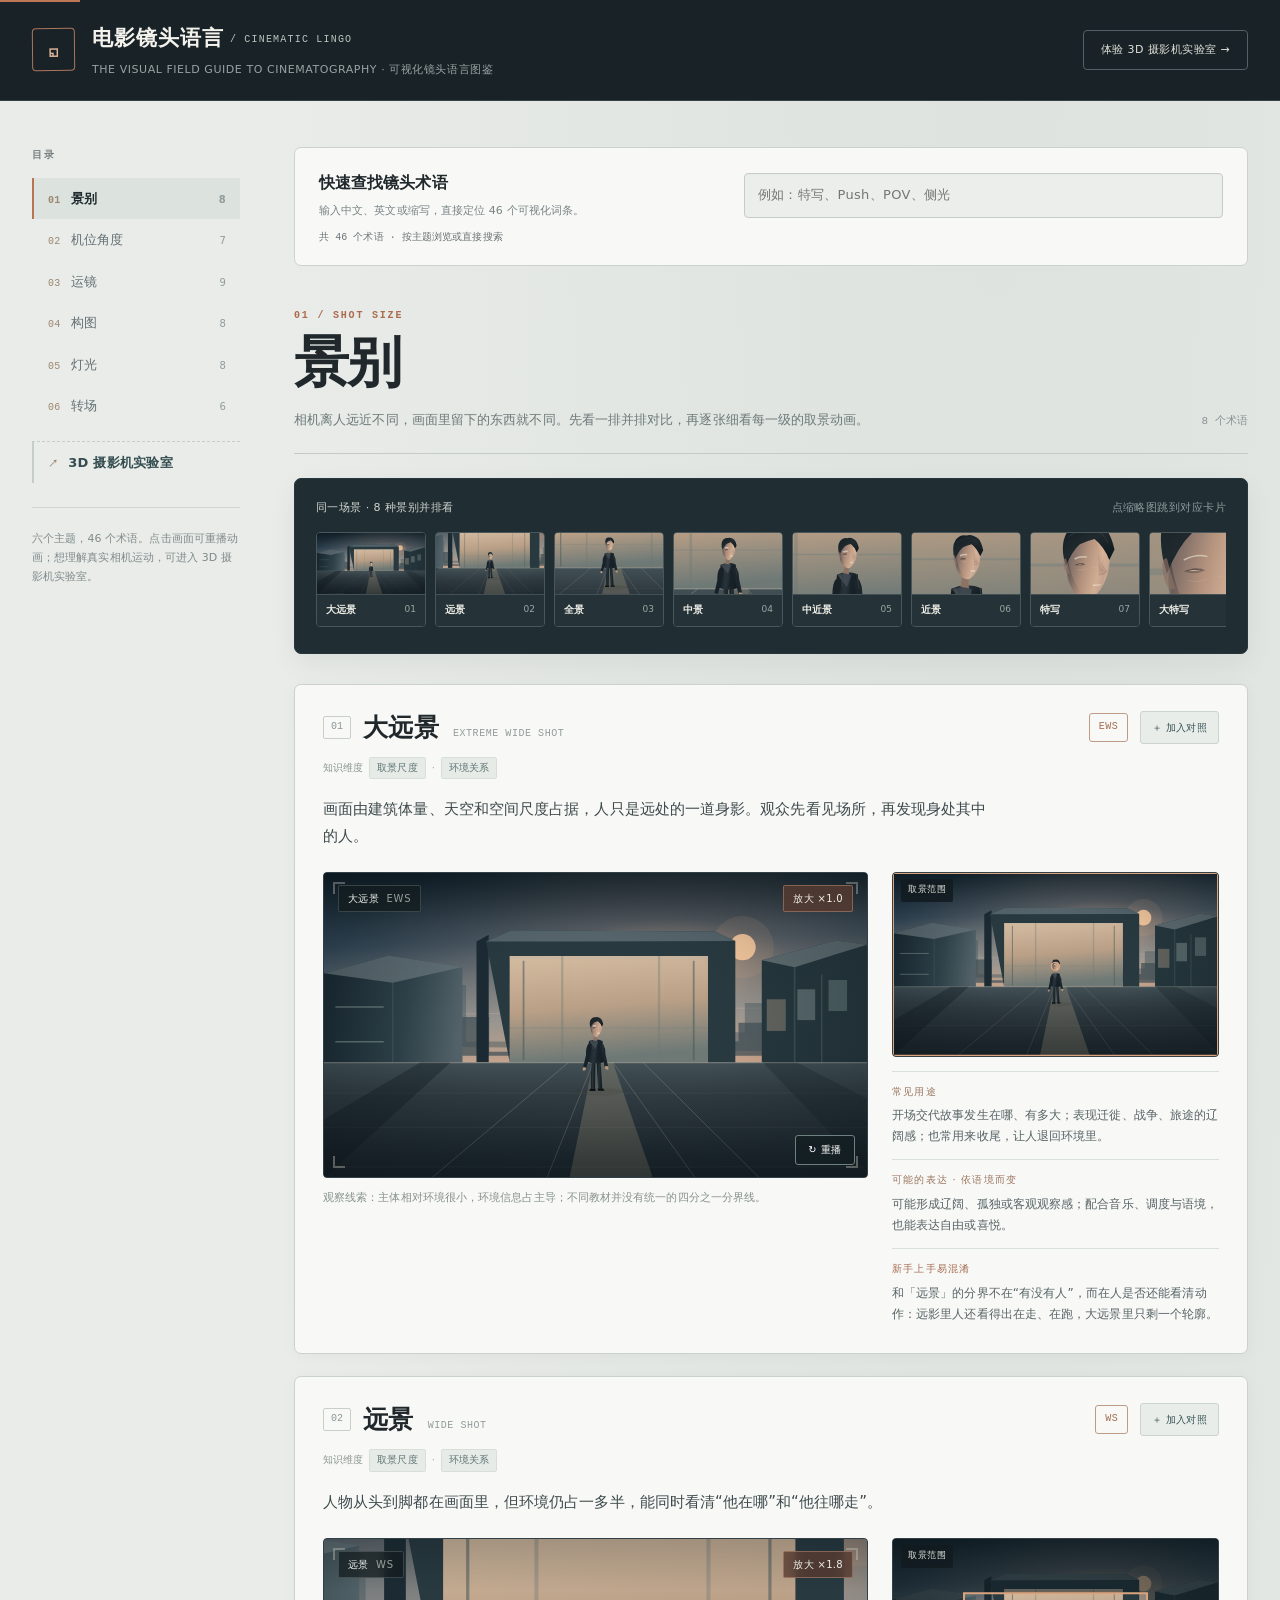
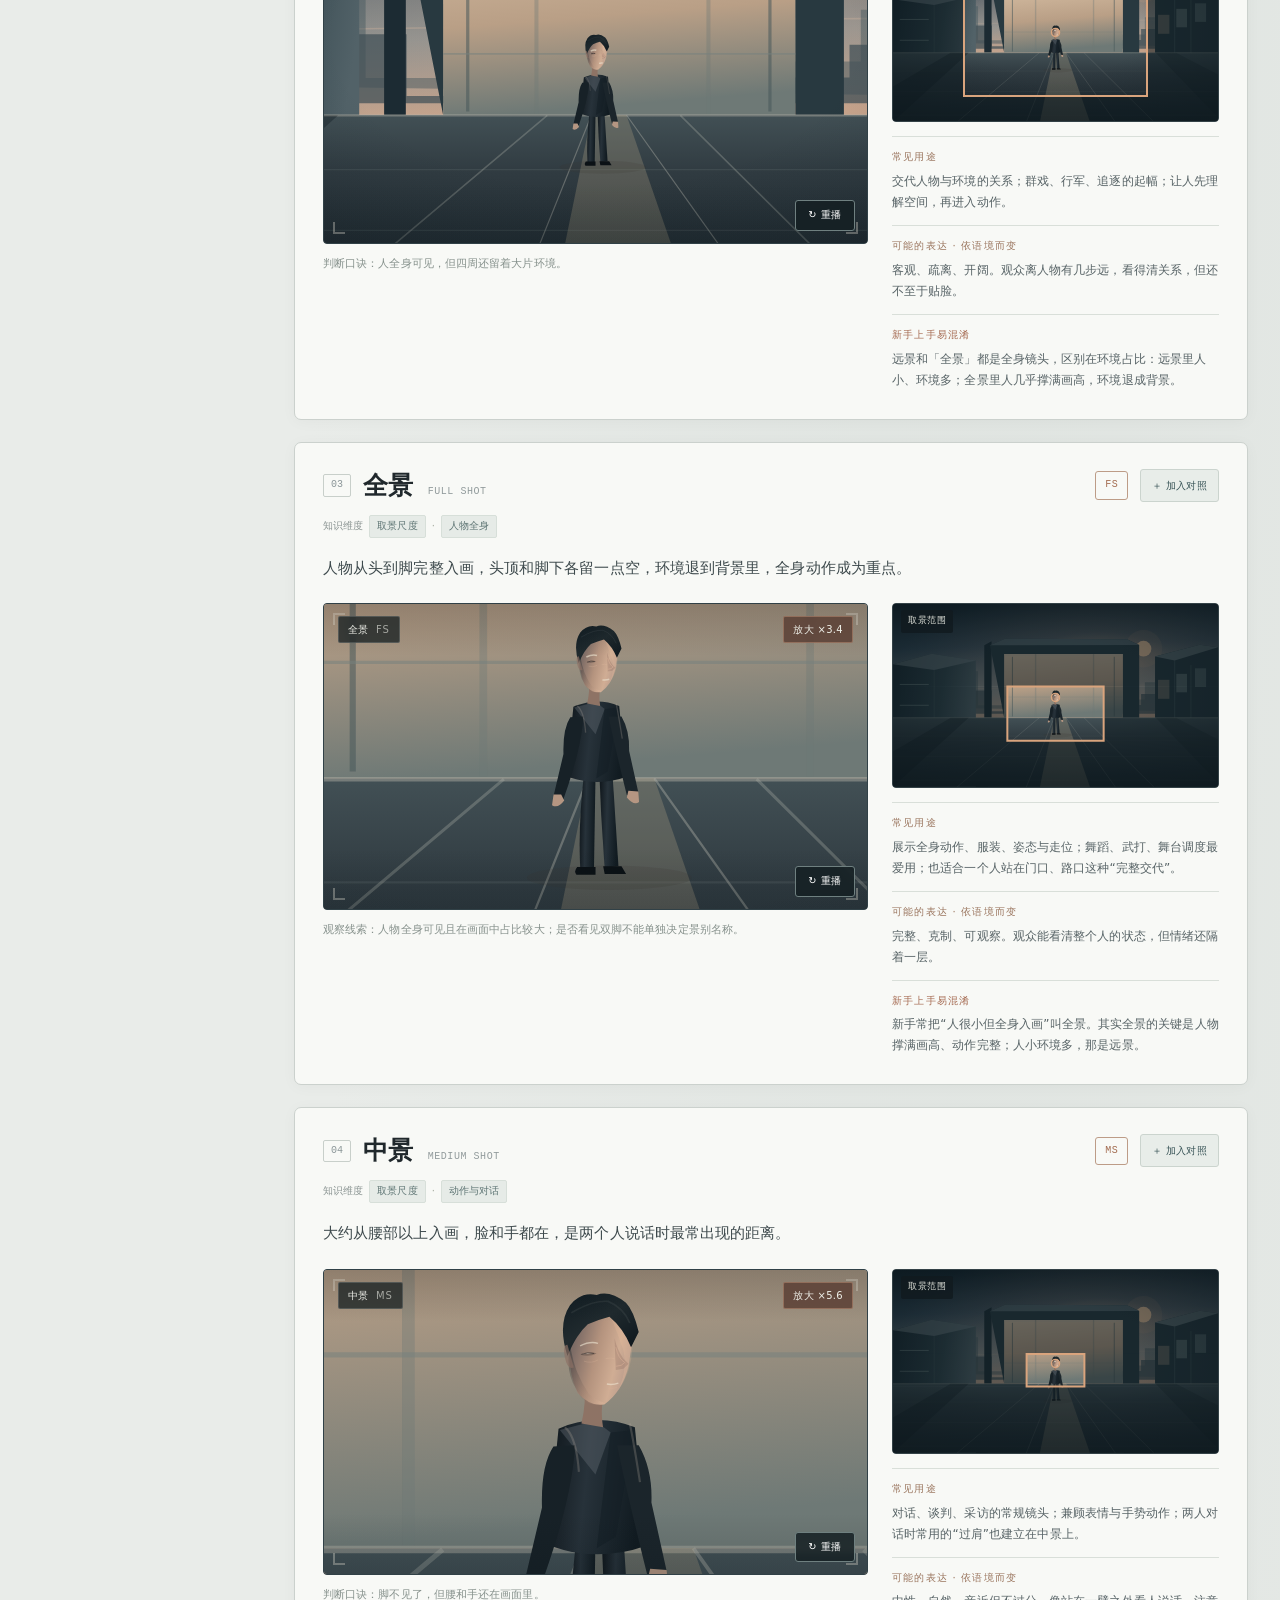
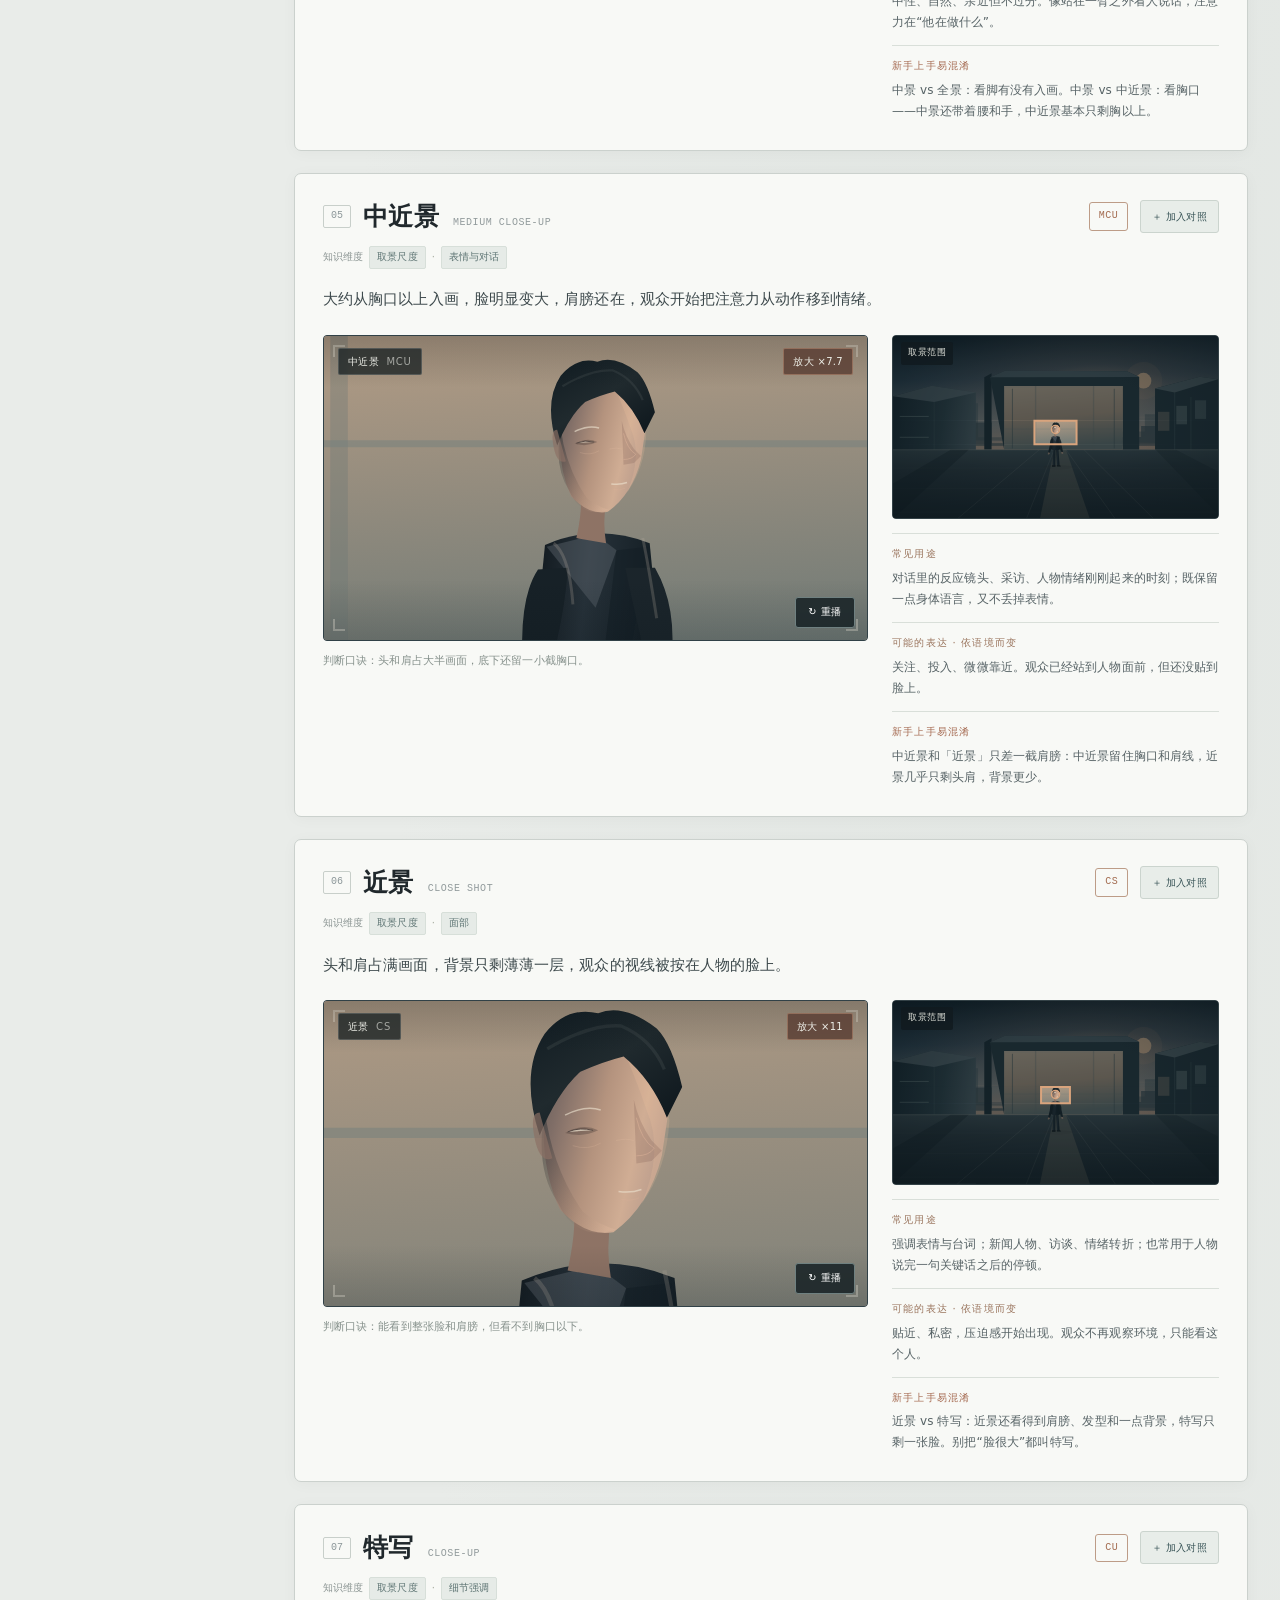
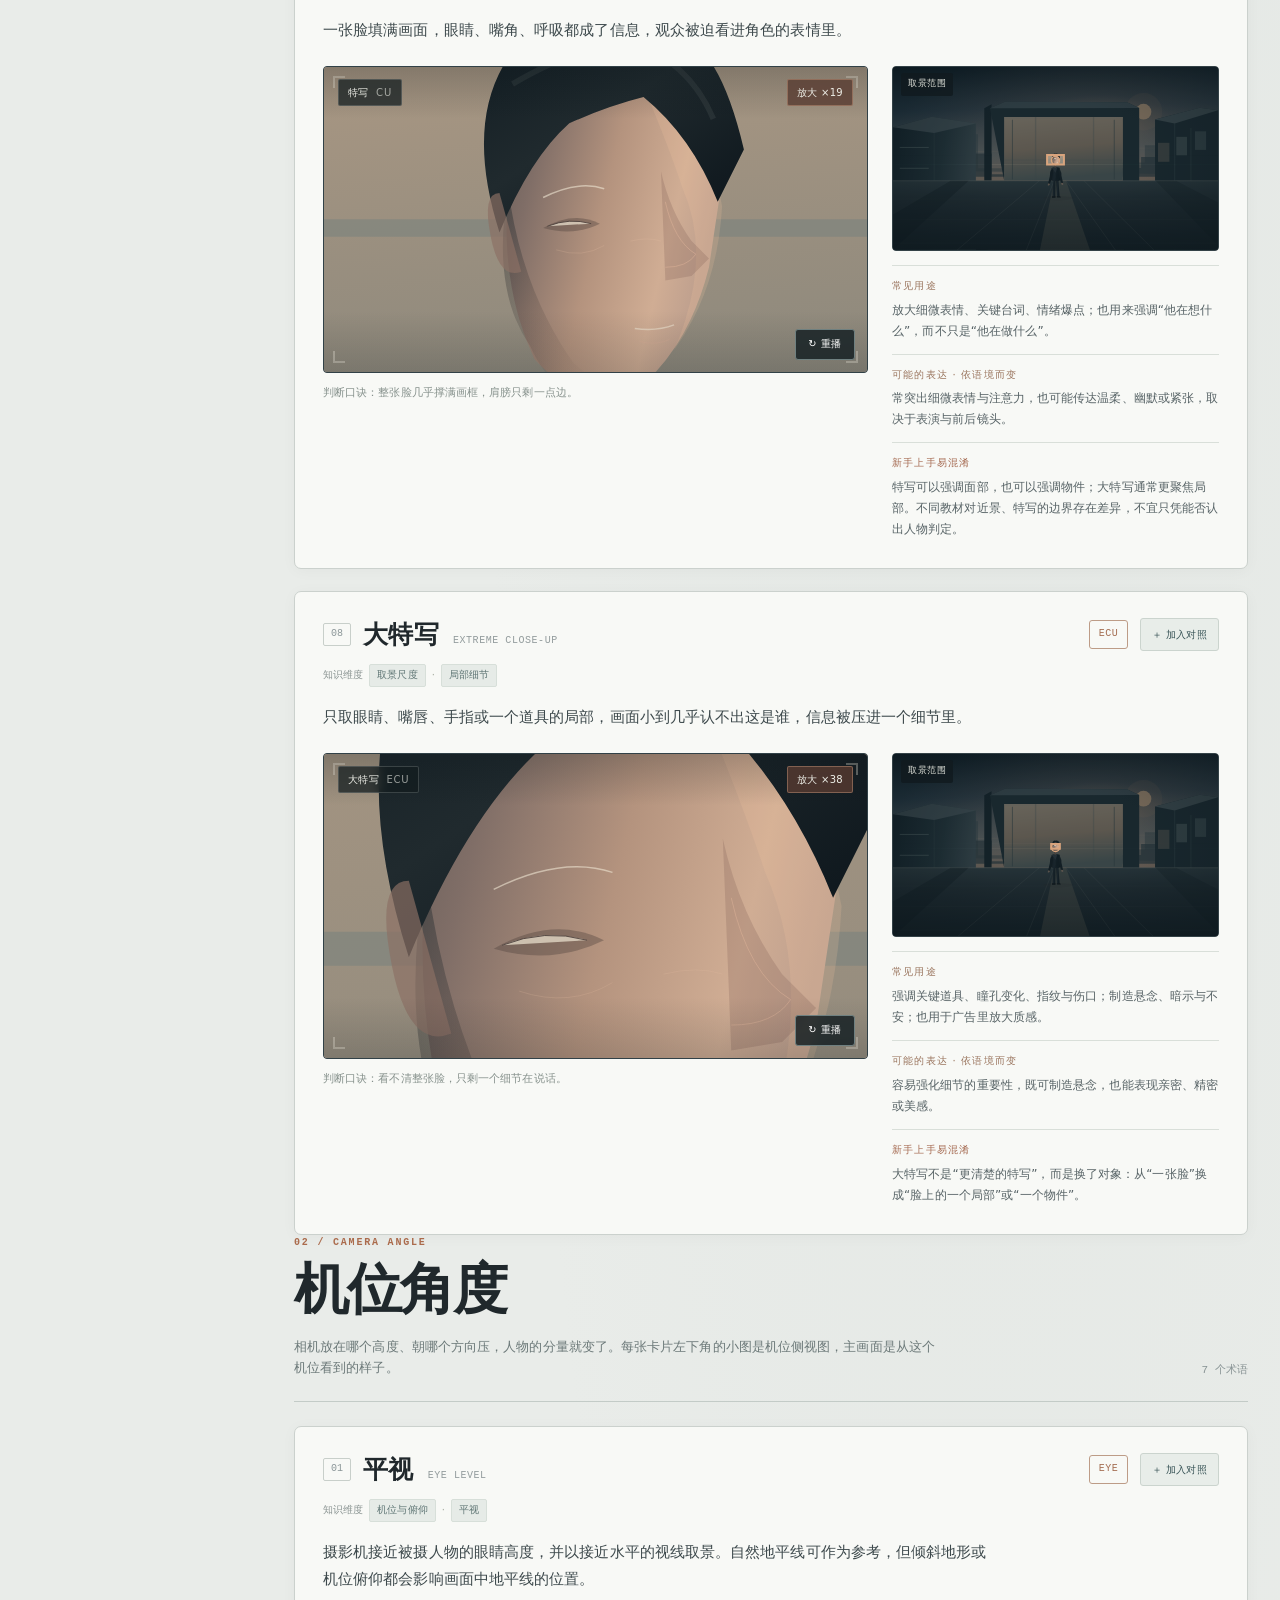
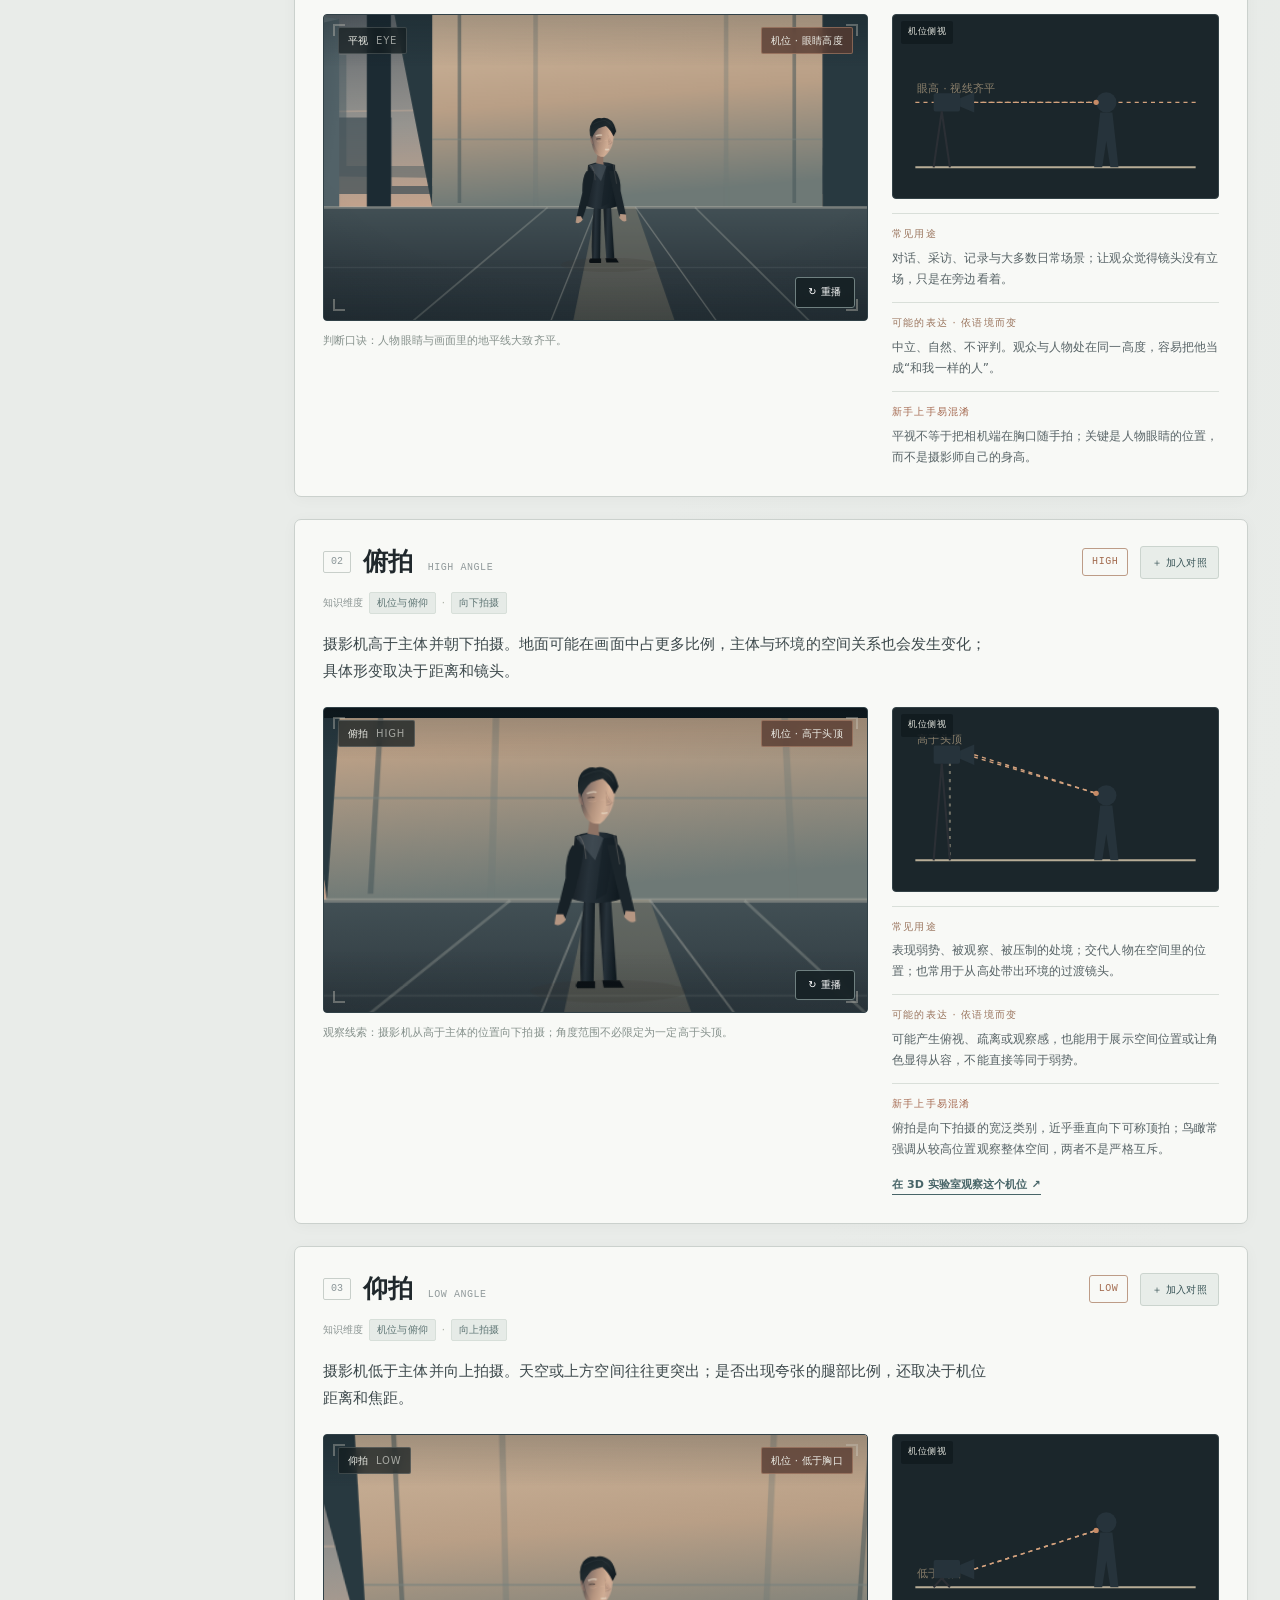
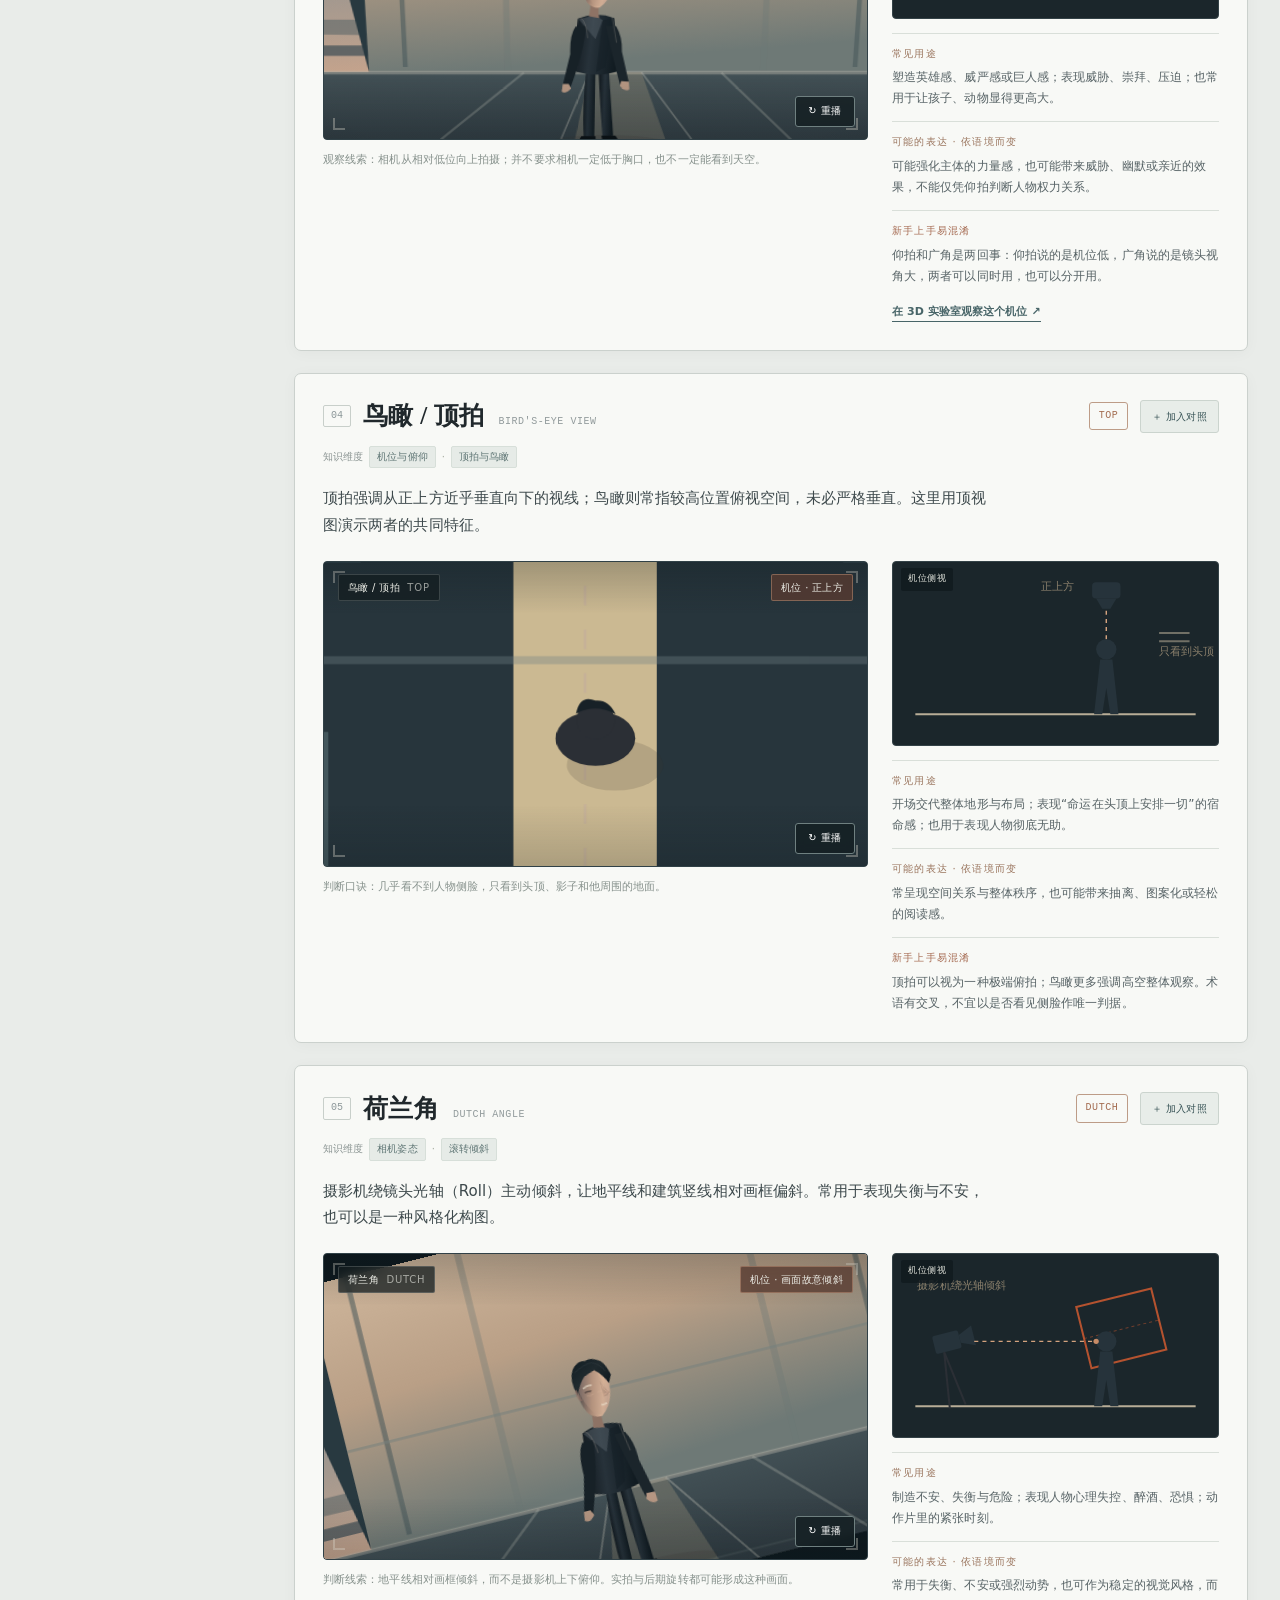
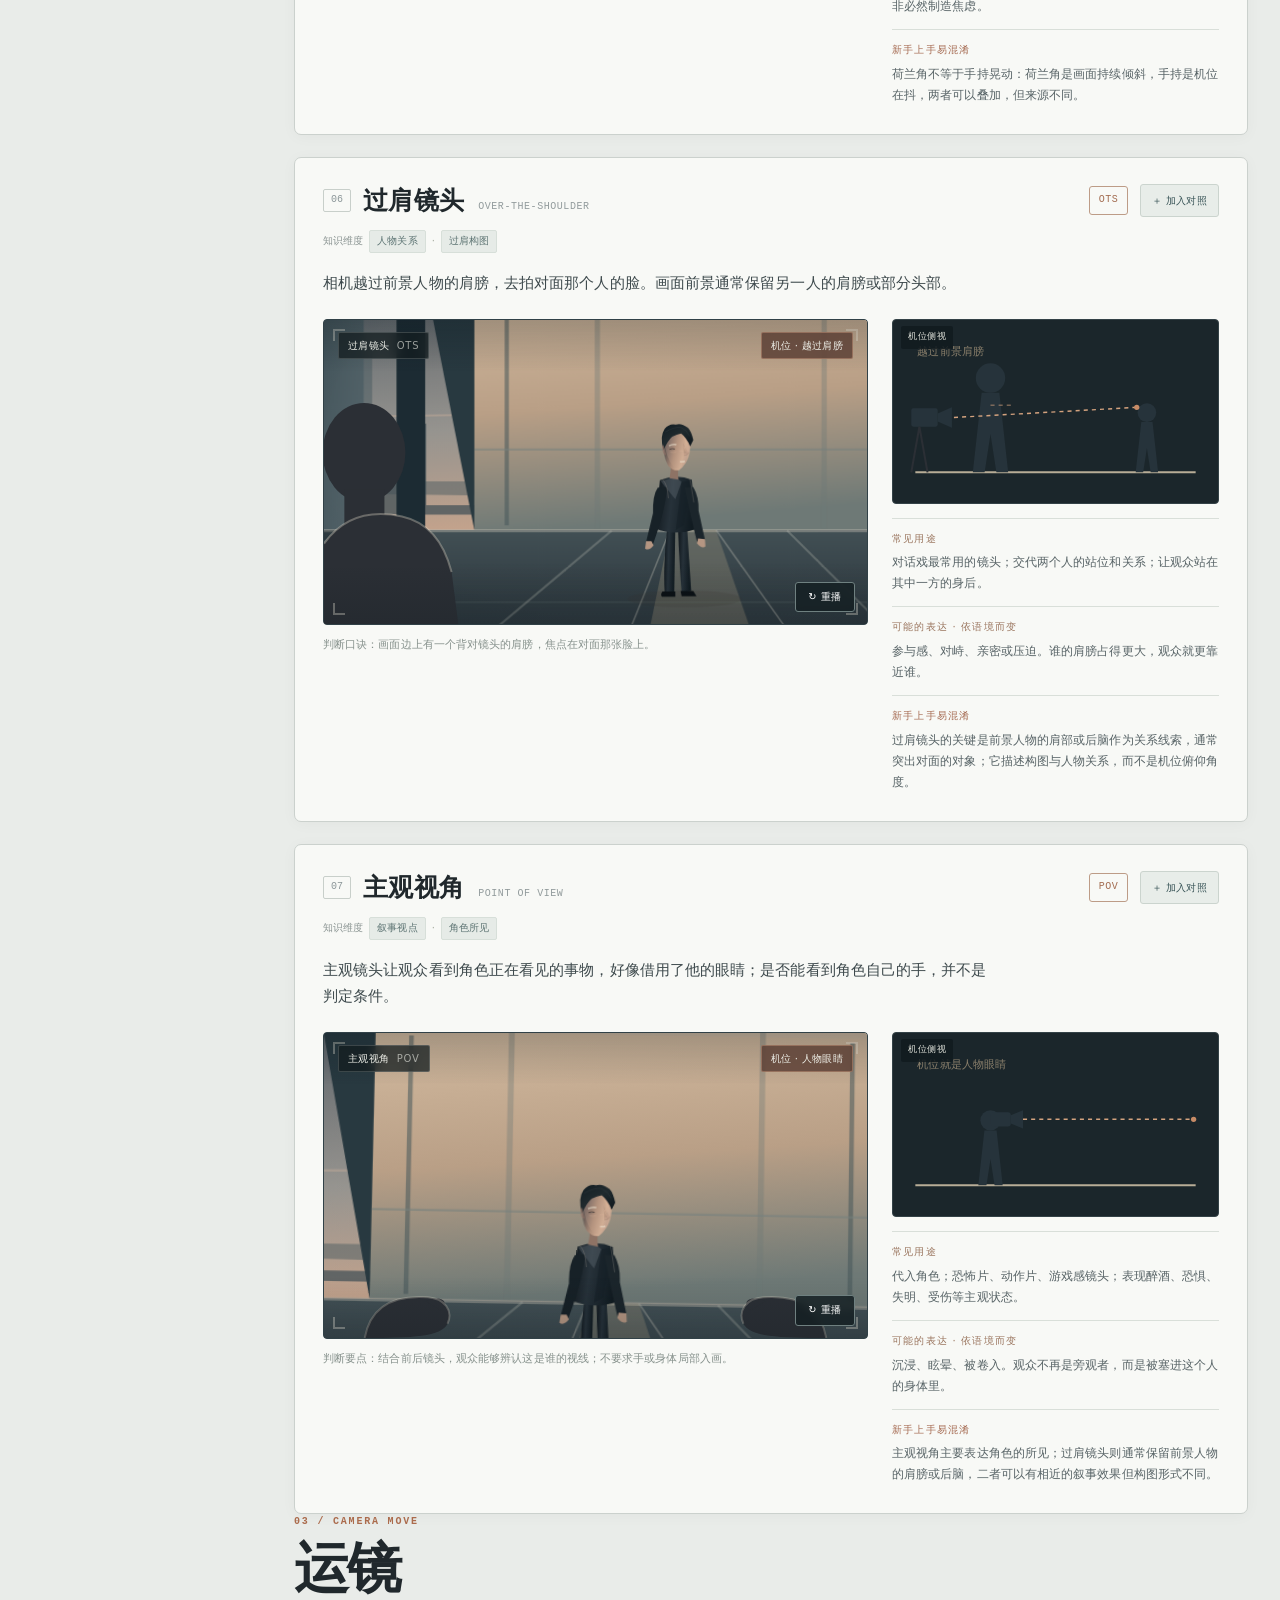
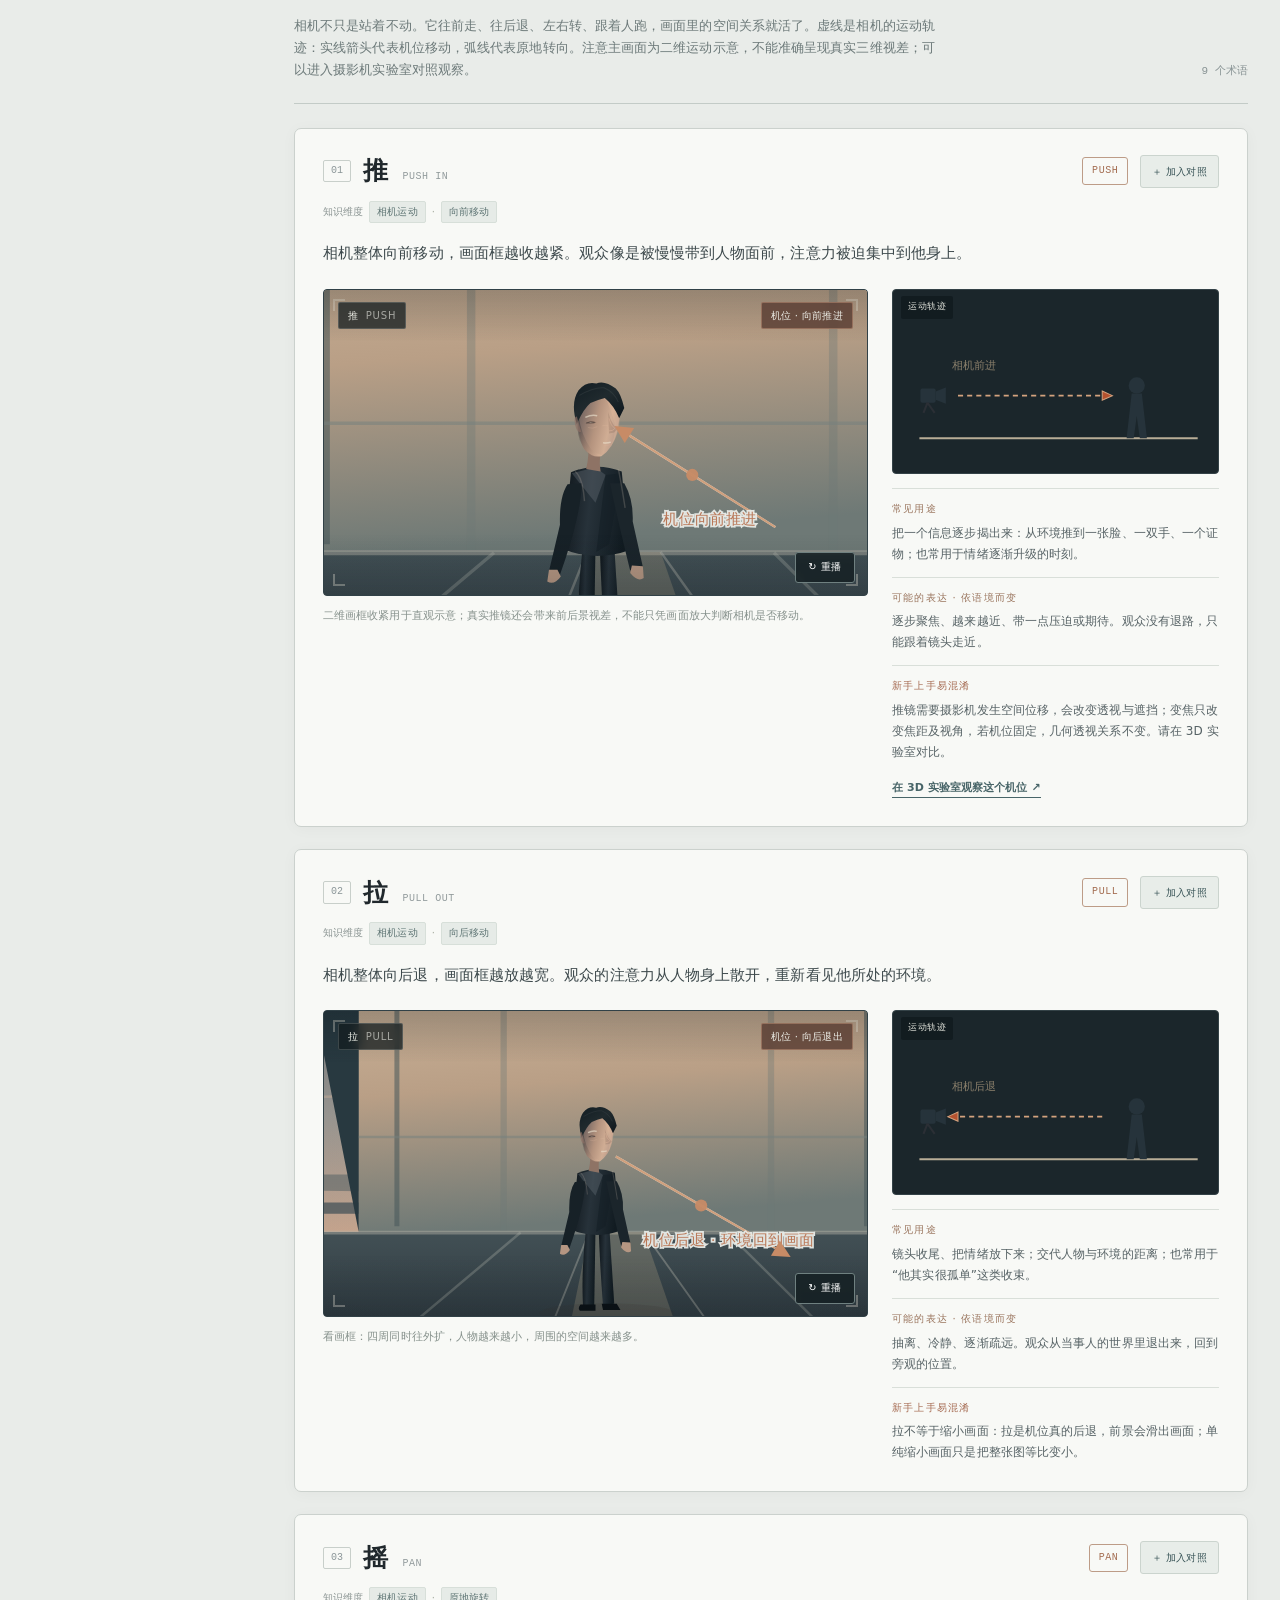
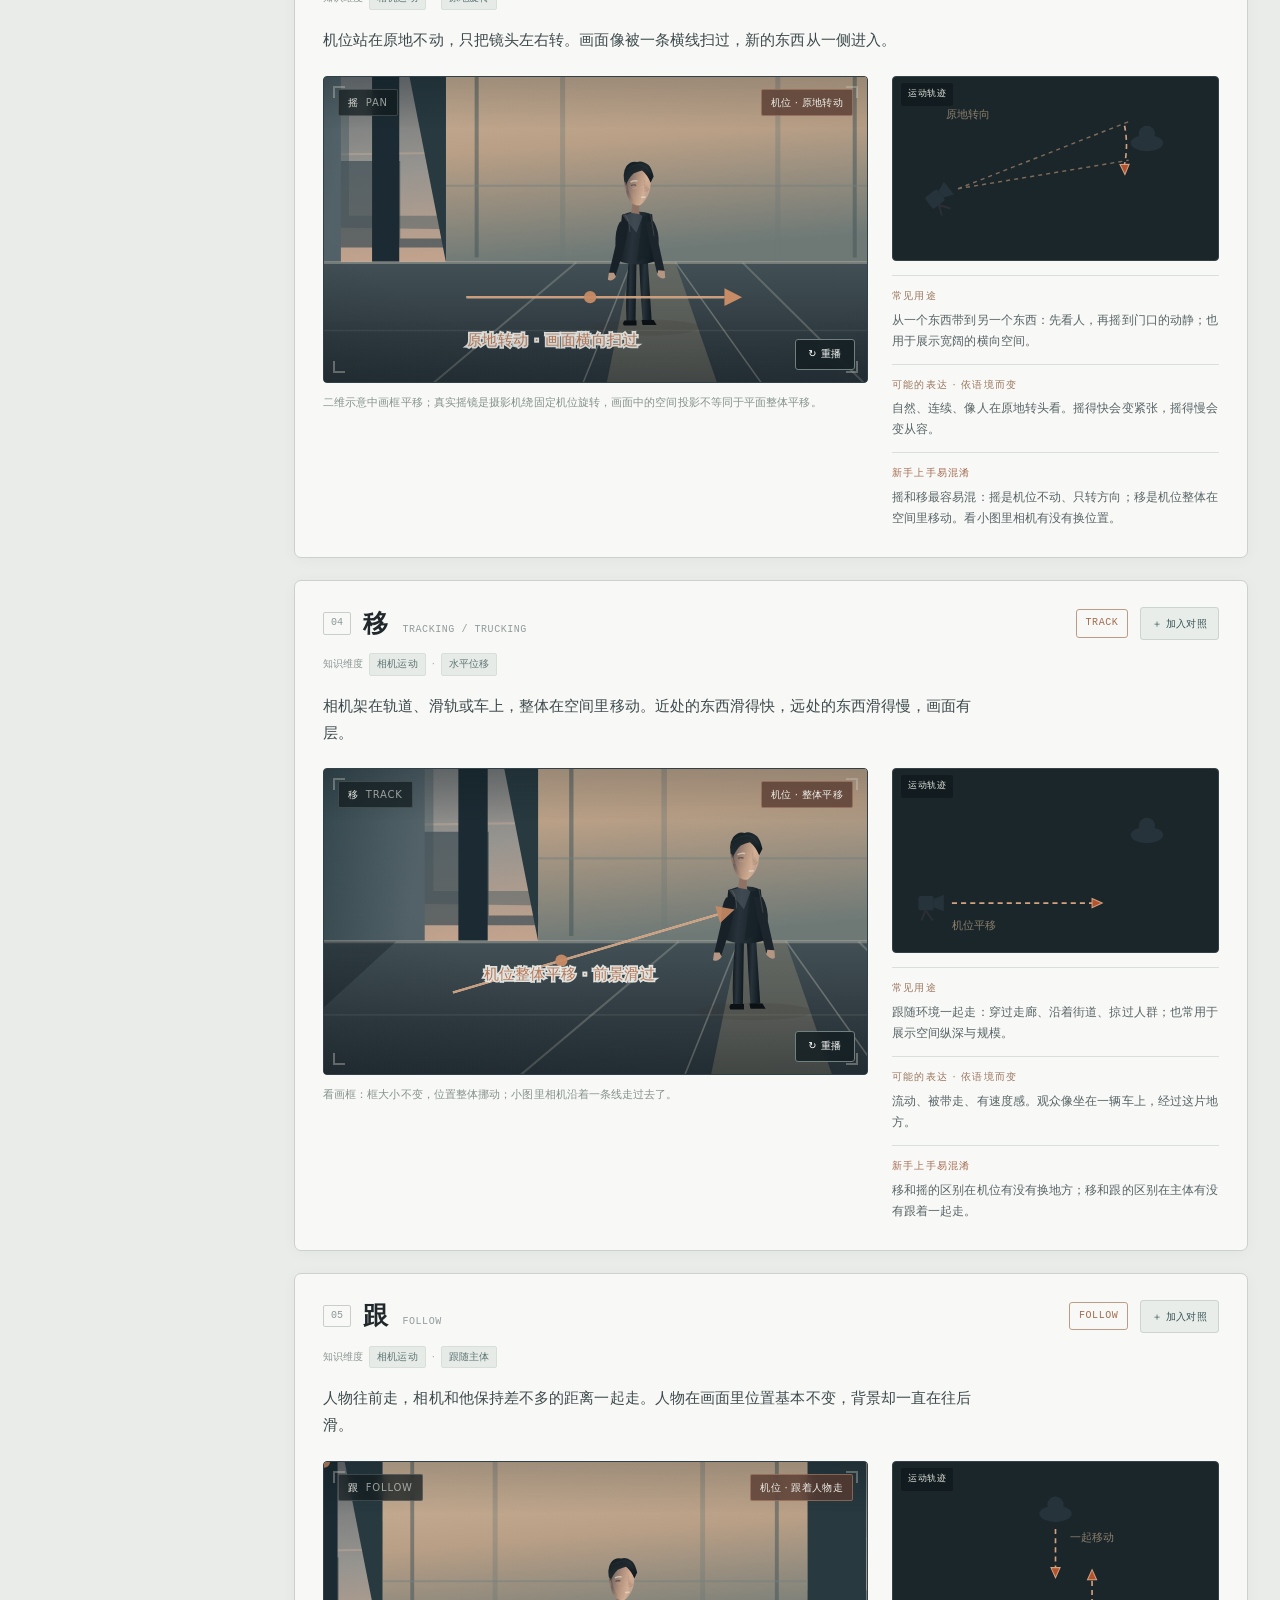
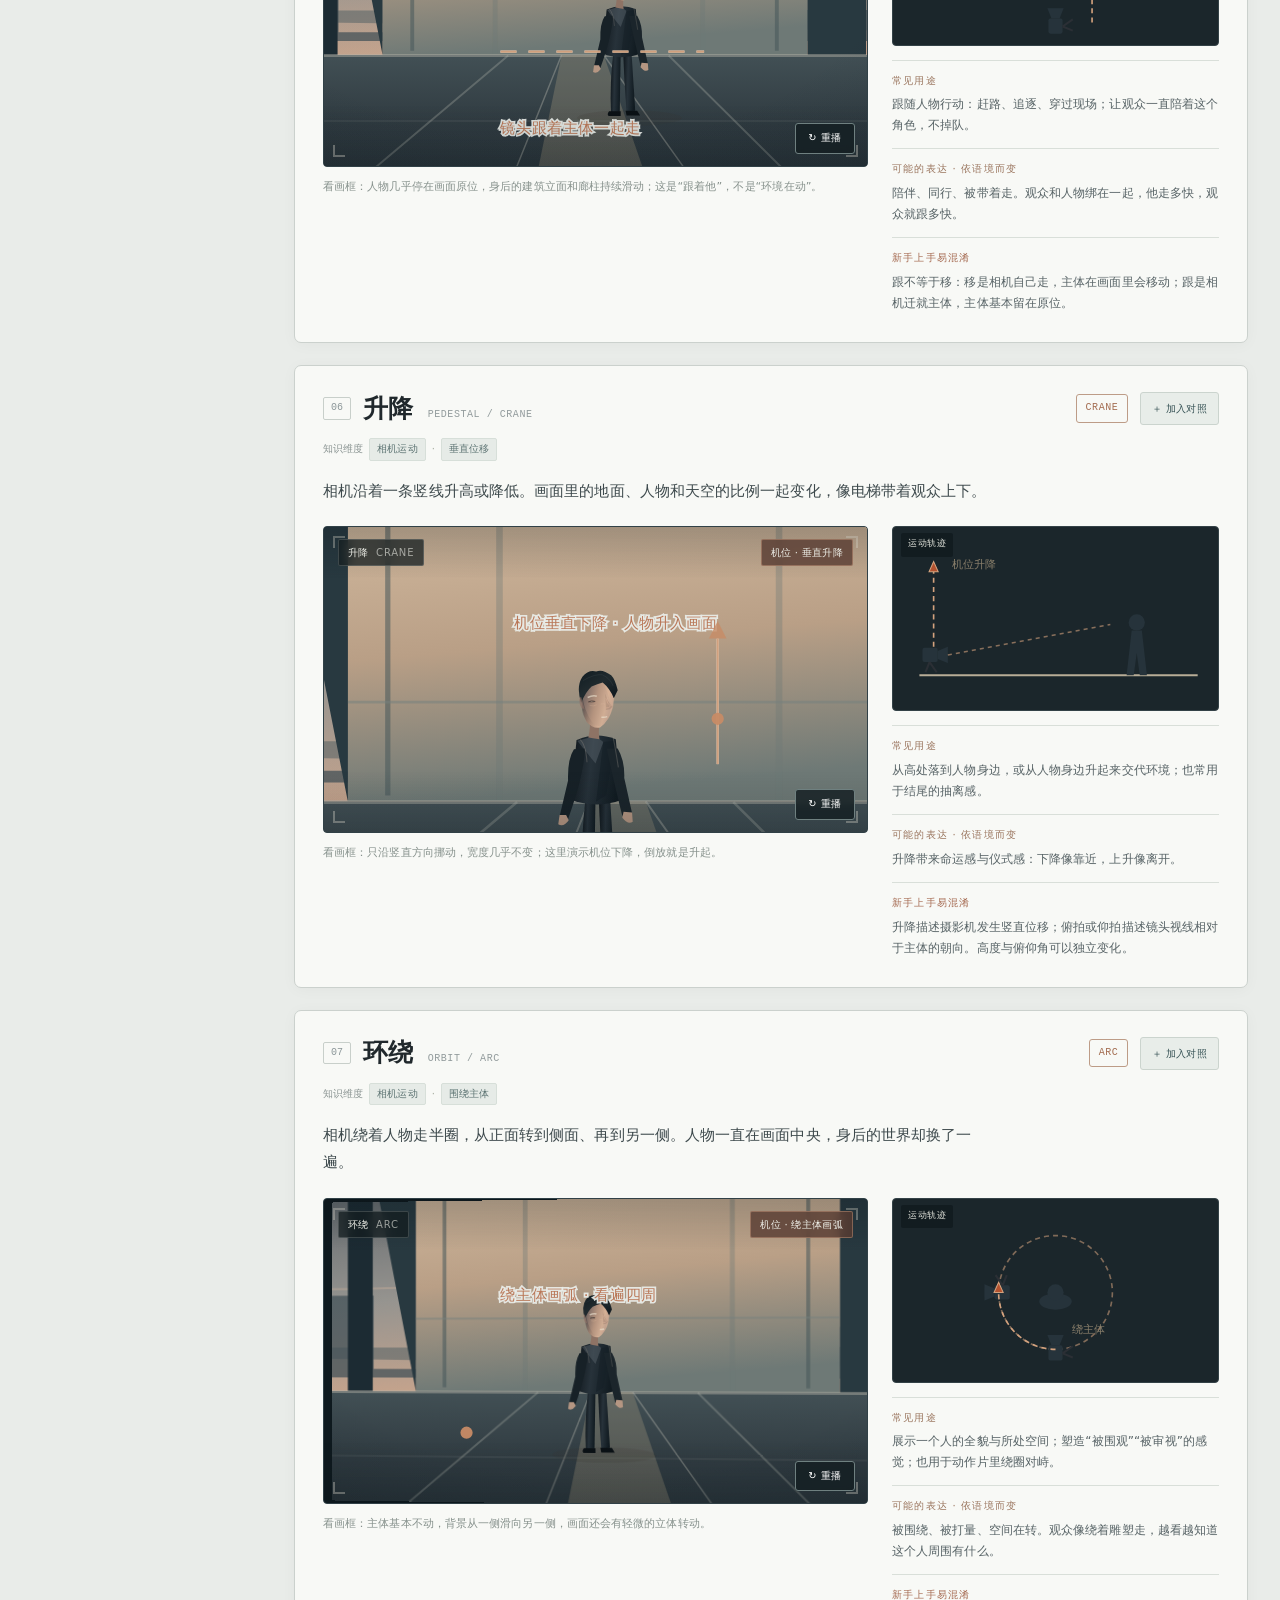
<file: index.html>
<!DOCTYPE html>
<html lang="zh-CN">
<head>
<meta charset="utf-8">
<meta name="viewport" content="width=device-width, initial-scale=1">
<title>电影镜头语言 · 可视化词典</title>
<meta name="description" content="给零基础新手的电影镜头语言可视化词典，用动画演示景别、机位角度、运镜、构图、灯光与转场。">
<link rel="icon" href="favicon.svg" type="image/svg+xml">
<link rel="stylesheet" href="styles.css">
<link rel="stylesheet" href="art-direction.css">
</head>
<body>

<header class="topbar">
  <div class="topbar-inner">
    <div class="brand">
      <span class="brand-mark" aria-hidden="true">◱</span>
      <div class="brand-text">
        <h1>电影镜头语言 <span class="brand-latin">/ CINEMATIC LINGO</span></h1>
        <p>THE VISUAL FIELD GUIDE TO CINEMATOGRAPHY · 可视化镜头语言图鉴</p>
      </div>
    </div>
    <a class="topbar-tag" href="lab.html" style="text-decoration:none">体验 3D 摄影机实验室 →</a>
  </div>
</header>

<main class="layout">
  <aside class="rail">
    <div id="rail-nav"></div>
    <p class="rail-note">六个主题，46 个术语。点击画面可重播动画；想理解真实相机运动，可进入 3D 摄影机实验室。</p>
  </aside>

  <div class="content">
    <section class="finder" id="term-finder" aria-label="快速查找电影术语">
      <div class="finder-copy">
        <label for="term-search">快速查找镜头术语</label>
        <p>输入中文、英文或缩写，直接定位 46 个可视化词条。</p>
      </div>
      <div class="finder-field">
        <input id="term-search" type="search" autocomplete="off" spellcheck="false"
          placeholder="例如：特写、Push、POV、侧光" aria-describedby="term-search-status">
        <button id="term-search-clear" type="button" hidden>清除</button>
      </div>
      <p class="finder-status" id="term-search-status" role="status" aria-live="polite">共 46 个术语 · 按主题浏览或直接搜索</p>
    </section>

    <section class="comparison-panel" id="compare-panel" hidden aria-label="镜头术语并排对照">
      <header class="compare-panel-head">
        <div>
          <p class="kicker">SIDE BY SIDE / 对照观看</p>
          <h2>两个镜头放在一起看</h2>
          <p>点击画面重播，观察取景与镜头效果的区别。</p>
        </div>
        <button id="compare-panel-close" type="button">收起对照</button>
      </header>
      <div class="compare-grid" id="compare-columns"></div>
    </section>

    <section class="section" id="section-shots">
      <div class="section-head">
        <div>
          <p class="kicker">01 / SHOT SIZE</p>
          <h2>景别</h2>
          <p class="section-desc">相机离人远近不同，画面里留下的东西就不同。先看一排并排对比，再逐张细看每一级的取景动画。</p>
        </div>
        <span class="section-count">8 个术语</span>
      </div>

      <div class="strip-panel">
        <div class="strip-head">
          <span>同一场景 · 8 种景别并排看</span>
          <span class="strip-hint">点缩略图跳到对应卡片</span>
        </div>
        <div class="strip" id="shots-strip"></div>
      </div>

      <div class="cards" id="shots-cards"></div>
    </section>

    <div id="more-sections"></div>
    <div id="future-sections"></div>
  </div>
</main>

<aside class="compare-tray" id="compare-tray" hidden aria-label="已选择的对照术语">
  <span id="compare-summary" role="status" aria-live="polite">请选择两个术语进行对照</span>
  <div class="compare-tray-actions">
    <button id="compare-open" type="button" disabled>并排观看</button>
    <button id="compare-clear" type="button">清空</button>
  </div>
</aside>

<script src="js/scene.js"></script>
<script src="js/data/shots.js"></script>
<script src="js/data/angles.js"></script>
<script src="js/data/moves.js"></script>
<script src="js/data/frame.js"></script>
<script src="js/data/light.js"></script>
<script src="js/data/edit.js"></script>
<script src="js/facets.js"></script>
<script src="js/section.js"></script>
<script src="js/card.js"></script>
<script src="js/demos/angles.js"></script>
<script src="js/demos/moves.js"></script>
<script src="js/demos/frame.js"></script>
<script src="js/demos/light.js"></script>
<script src="js/demos/edit.js"></script>
<script src="js/dictionary-tools.js"></script>
<script src="js/app.js"></script>
</body>
</html>
</file>
<file: styles.css>
:root {
  --paper: #f4efe4;
  --paper-2: #fbf7ee;
  --ink: #26211c;
  --muted: #6f6555;
  --line: #d9cfbc;
  --rust: #b4522f;
  --green: #2f4a43;
  --radius: 14px;
  --shadow: 0 10px 26px rgba(60, 45, 30, .08);
}

* { box-sizing: border-box; }

html { scroll-behavior: smooth; }

body {
  margin: 0;
  background:
    radial-gradient(circle at 12% 0%, #f8f3e8 0, transparent 46%),
    var(--paper);
  color: var(--ink);
  font-family: "Segoe UI", "PingFang SC", "Microsoft YaHei", system-ui, sans-serif;
  font-size: 16px;
  line-height: 1.65;
  -webkit-font-smoothing: antialiased;
}

h1, h2, h3 {
  font-family: "Iowan Old Style", "Palatino Linotype", "Songti SC", "Noto Serif CJK SC", serif;
  font-weight: 600;
  margin: 0;
  letter-spacing: .01em;
}

/* ---------- top bar ---------- */
.topbar {
  position: sticky;
  top: 0;
  z-index: 30;
  border-bottom: 1px solid var(--line);
  background: rgba(251, 247, 238, .86);
  backdrop-filter: blur(8px);
}
.topbar-inner {
  max-width: 1180px;
  margin: 0 auto;
  padding: 16px 32px;
  display: flex;
  align-items: center;
  justify-content: space-between;
  gap: 24px;
}
.brand { display: flex; align-items: center; gap: 14px; }
.brand-mark {
  flex: none;
  width: 38px; height: 38px;
  display: grid; place-items: center;
  border: 1px solid var(--rust);
  border-radius: 50%;
  color: var(--rust);
  font-size: 20px;
  line-height: 1;
}
.brand-text h1 { font-size: 20px; }
.brand-text p { margin: 2px 0 0; font-size: 13px; color: var(--muted); }
.topbar-tag {
  flex: none;
  font-size: 11px;
  color: var(--muted);
  border: 1px solid var(--line);
  border-radius: 999px;
  padding: 4px 11px;
  white-space: nowrap;
}

/* ---------- layout ---------- */
.layout {
  max-width: 1180px;
  margin: 0 auto;
  padding: 34px 32px 80px;
  display: grid;
  grid-template-columns: 196px minmax(0, 1fr);
  gap: 44px;
  align-items: start;
}
.content { min-width: 0; }

/* ---------- rail ---------- */
.rail { position: sticky; top: 100px; align-self: start; }
.rail-label {
  font-size: 10px;
  letter-spacing: .2em;
  text-transform: uppercase;
  color: var(--muted);
  margin: 0 0 10px;
}
.rail-nav { display: block; }
.rail-item {
  display: flex;
  align-items: baseline;
  gap: 10px;
  padding: 8px 0 8px 12px;
  border-left: 2px solid transparent;
  color: var(--muted);
  text-decoration: none;
  font-size: 14px;
  line-height: 1.5;
}
.rail-item .rail-no {
  font-size: 10px;
  color: #a89c84;
  font-variant-numeric: tabular-nums;
}
.rail-item.is-active {
  color: var(--ink);
  border-left-color: var(--rust);
  font-weight: 600;
}
.rail-item.is-active .rail-no { color: var(--rust); }
.rail-item.is-soon { opacity: .55; cursor: default; }
.rail-count { margin-left: auto; font-size: 11px; font-variant-numeric: tabular-nums; }
.rail-badge {
  margin-left: auto;
  font-size: 10px;
  color: #938870;
  border: 1px solid var(--line);
  border-radius: 4px;
  padding: 1px 5px;
}
.rail-note {
  margin-top: 24px;
  padding-top: 14px;
  border-top: 1px dashed var(--line);
  font-size: 12px;
  line-height: 1.7;
  color: var(--muted);
}

/* ---------- section head ---------- */
.section, .future { scroll-margin-top: 90px; }
.kicker {
  margin: 0 0 6px;
  font-size: 10px;
  letter-spacing: .22em;
  color: var(--rust);
  font-weight: 600;
}
.section-head {
  display: flex;
  align-items: flex-end;
  justify-content: space-between;
  gap: 20px;
  padding-bottom: 18px;
  margin-bottom: 22px;
  border-bottom: 1px solid var(--line);
}
.section-head h2 { font-size: 34px; line-height: 1.15; }
.section-desc {
  max-width: 620px;
  margin: 8px 0 0;
  font-size: 14px;
  color: var(--muted);
}
.section-count {
  flex: none;
  font-size: 11px;
  color: var(--muted);
  white-space: nowrap;
  font-variant-numeric: tabular-nums;
}

/* ---------- compare strip ---------- */
.strip-panel {
  background: var(--paper-2);
  border: 1px solid var(--line);
  border-radius: var(--radius);
  padding: 14px 18px 16px;
  margin-bottom: 28px;
}
.strip-head {
  display: flex;
  justify-content: space-between;
  gap: 16px;
  margin-bottom: 12px;
  font-size: 12px;
  color: var(--muted);
}
.strip-hint { color: #a19680; }
.strip {
  display: flex;
  gap: 8px;
  overflow-x: auto;
  padding-bottom: 4px;
  scrollbar-width: thin;
}
.thumb {
  flex: 0 0 96px;
  padding: 0;
  font: inherit;
  text-align: left;
  color: inherit;
  background: #fff;
  border: 1px solid var(--line);
  border-radius: 8px;
  overflow: hidden;
  cursor: pointer;
  transition: transform .18s, border-color .18s, box-shadow .18s;
}
.thumb:hover {
  transform: translateY(-2px);
  border-color: var(--rust);
  box-shadow: 0 6px 14px rgba(80, 50, 25, .13);
}
.thumb svg { display: block; width: 100%; aspect-ratio: 16 / 9; }
.thumb-cap {
  display: flex;
  justify-content: space-between;
  gap: 6px;
  padding: 5px 8px 6px;
  border-top: 1px solid var(--line);
  font-size: 11px;
  color: var(--muted);
}
.thumb-cap b { font-weight: 600; color: var(--ink); }
.thumb-cap i { font-style: normal; color: #a19680; font-variant-numeric: tabular-nums; }

/* ---------- cards ---------- */
.cards { display: flex; flex-direction: column; gap: 22px; }

.card {
  background: var(--paper-2);
  border: 1px solid var(--line);
  border-radius: var(--radius);
  padding: 22px 24px 24px;
  box-shadow: var(--shadow);
  scroll-margin-top: 100px;
}
.card.is-flash { animation: card-flash 1.4s ease; }
@keyframes card-flash {
  0%, 55% { box-shadow: 0 0 0 2px rgba(180, 82, 47, .6); }
  100% { box-shadow: 0 0 0 0 rgba(180, 82, 47, 0); }
}

.card-head { display: flex; align-items: center; gap: 12px; }
.card-no {
  flex: none;
  font-size: 11px;
  color: #a19680;
  border: 1px solid var(--line);
  border-radius: 4px;
  padding: 2px 6px;
  font-variant-numeric: tabular-nums;
}
.card-title { flex: 1; min-width: 0; }
.card-title h3 {
  display: flex;
  flex-wrap: wrap;
  align-items: baseline;
  gap: 10px;
  font-size: 23px;
  line-height: 1.25;
}
.card-en {
  font-family: "Segoe UI", system-ui, sans-serif;
  font-size: 11px;
  font-weight: 400;
  letter-spacing: .1em;
  text-transform: uppercase;
  color: var(--muted);
}
.card-abbr {
  flex: none;
  font-size: 10px;
  letter-spacing: .1em;
  color: var(--rust);
  border: 1px solid rgba(180, 82, 47, .38);
  border-radius: 999px;
  padding: 3px 9px;
}
.card-plain { margin: 10px 0 18px; font-size: 15px; max-width: 70ch; }

.card-body {
  display: grid;
  grid-template-columns: minmax(0, 1.18fr) minmax(0, .82fr);
  gap: 24px;
}

/* ---------- stage ---------- */
.stage-wrap { min-width: 0; }
.stage {
  position: relative;
  aspect-ratio: 16 / 9;
  border: 1px solid #c9bda9;
  border-radius: 10px;
  overflow: hidden;
  background: #e9dfcd;
  cursor: pointer;
  outline: none;
  user-select: none;
}
.stage:focus-visible { box-shadow: 0 0 0 2px var(--rust); }
.scene-holder { position: absolute; inset: 0; }
.scene-holder .scene { display: block; width: 100%; height: 100%; }

.stage-top {
  position: absolute;
  inset: 13px 15px auto;
  display: flex;
  justify-content: space-between;
  gap: 8px;
  pointer-events: none;
}
.chip {
  border-radius: 4px;
  padding: 4px 8px;
  font-size: 11px;
  line-height: 1.3;
  color: #f7f0e2;
  background: rgba(35, 30, 25, .72);
  backdrop-filter: blur(4px);
}
.chip i { font-style: normal; opacity: .6; margin-left: 4px; font-size: 10px; letter-spacing: .08em; }
.chip-zoom { background: rgba(180, 82, 47, .92); font-variant-numeric: tabular-nums; }

.corner {
  position: absolute;
  width: 15px; height: 15px;
  border: 2px solid rgba(247, 240, 226, .72);
  pointer-events: none;
}
.c-tl { top: 9px; left: 9px; border-right: 0; border-bottom: 0; }
.c-tr { top: 9px; right: 9px; border-left: 0; border-bottom: 0; }
.c-bl { bottom: 9px; left: 9px; border-right: 0; border-top: 0; }
.c-br { bottom: 9px; right: 9px; border-left: 0; border-top: 0; }

.replay {
  position: absolute;
  right: 12px; bottom: 12px;
  padding: 4px 11px;
  font: inherit;
  font-size: 11px;
  border-radius: 999px;
  border: 1px solid rgba(247, 240, 226, .5);
  background: rgba(35, 30, 25, .66);
  color: #f7f0e2;
  cursor: pointer;
  backdrop-filter: blur(4px);
  transition: background .2s, border-color .2s;
}
.replay:hover { background: var(--rust); border-color: var(--rust); }

.stage-foot {
  margin: 9px 0 0;
  font-size: 11px;
  line-height: 1.6;
  color: var(--muted);
}

/* ---------- meta column ---------- */
.card-meta { min-width: 0; display: flex; flex-direction: column; gap: 14px; }
.mini-wrap {
  position: relative;
  border: 1px solid var(--line);
  border-radius: 8px;
  overflow: hidden;
  background: #fff;
}
.mini-wrap svg { display: block; width: 100%; aspect-ratio: 16 / 9; }
.mini-label {
  position: absolute;
  top: 6px; left: 8px;
  z-index: 2;
  font-size: 10px;
  color: #5c5242;
  background: rgba(251, 247, 238, .88);
  border-radius: 3px;
  padding: 1px 6px;
}
.mini-dim { fill: #f4efe4; opacity: .42; }
.mini-frame { fill: none; stroke: #b4522f; stroke-width: 2px; }
.mini-dot { fill: none; stroke: #b4522f; stroke-width: 1.4px; }

.meta-list { margin: 0; display: flex; flex-direction: column; gap: 9px; }
.meta-list > div { border-top: 1px dashed var(--line); padding-top: 8px; }
.meta-list dt {
  margin-bottom: 2px;
  font-size: 10px;
  letter-spacing: .1em;
  color: var(--rust);
}
.meta-list dd { margin: 0; font-size: 13px; line-height: 1.6; color: #4a4236; }
.meta-caution dt { color: #8a5a2b; }
.meta-caution dd { color: #5b4634; }

/* ---------- future sections ---------- */
.future { margin-top: 46px; }
.future-head {
  display: flex;
  align-items: baseline;
  justify-content: space-between;
  gap: 16px;
  padding-bottom: 14px;
  margin-bottom: 18px;
  border-bottom: 1px solid var(--line);
}
.future-head h2 { font-size: 22px; }
.future-head span { font-size: 11px; color: var(--muted); }
.future-grid {
  display: grid;
  grid-template-columns: repeat(3, minmax(0, 1fr));
  gap: 14px;
}
.future-card {
  background: rgba(251, 247, 238, .7);
  border: 1px dashed #cfc4b0;
  border-radius: 10px;
  padding: 14px 16px 12px;
}
.future-card h3 {
  display: flex;
  align-items: baseline;
  gap: 8px;
  font-size: 16px;
  margin-bottom: 3px;
}
.future-card h3 span { font-size: 9px; letter-spacing: .14em; color: #a19680; }
.future-desc { margin: 0 0 10px; font-size: 12px; line-height: 1.6; color: var(--muted); }
.tags { display: flex; flex-wrap: wrap; gap: 5px; }
.tags span {
  font-size: 11px;
  color: #6c6252;
  background: #efe8d9;
  border-radius: 3px;
  padding: 1px 6px;
}
.future-state { display: block; margin-top: 10px; font-size: 10px; letter-spacing: .08em; color: #a19680; }

/* ---------- scene palette ---------- */
.s-sky { fill: #ece3d3; }
.s-halo { fill: #f0c577; opacity: .22; }
.s-sun { fill: #f0c577; }
.s-clouds ellipse { fill: #f8f2e6; opacity: .9; }
.s-far { fill: #c2cdc5; }
.s-mid { fill: #a9b8ac; }
.s-hill { fill: #93a78f; }
.s-ground { fill: #dacdaa; }
.s-road { fill: #cbb992; }
.s-trunk { fill: #86705a; }
.s-canopy { fill: #7d9578; }
.s-house-body { fill: #c39a70; }
.s-house-roof { fill: #a96c4f; }
.s-house-window { fill: #f3d489; }
.s-house-door { fill: #8f6a4c; }
.s-bird { fill: none; stroke: #8a8170; stroke-width: 2; }
.s-shadow { fill: #3b352c; opacity: .16; }
.s-figure { fill: #2b2f35; }
.s-eye { fill: #efe6d3; }
.s-pupil { fill: #2b2f35; }
.s-line { fill: none; stroke: #efe6d3; stroke-width: 1.5px; }
.s-brow { fill: none; stroke: #efe6d3; stroke-width: 1.5px; }

/* 顶视图与演示图层 */
.s-field { fill: #d2c39c; }
.s-road-line { fill: none; stroke: #e2d6b4; stroke-width: 4; stroke-dasharray: 26 20; }
.s-house-ridge { fill: none; stroke: #8a5a41; stroke-width: 5; }
.s-house-chimney { fill: #7d5a45; }

.angle-layer, .move-layer, .frame-layer, .light-layer {
  position: absolute;
  inset: 0;
  transform-origin: 50% 50%;
  will-change: transform;
}
.light-layer { transform: none; }
.light-scene { display: block; width: 100%; height: 100%; }

/* ---------- lighting demos ---------- */
.lt-room { fill: #4a423a; }
.lt-floor { fill: #332d27; }
.lt-bgshade { fill: #120d09; }
.lt-halo { fill: #f6cf8a; filter: blur(30px); }
.lt-hair { fill: #2c241f; }
.lt-skin { fill: #cf9f74; }
.lt-cloth { fill: #3d3730; }
.lt-feature { fill: #402e24; }
.lt-line { fill: none; stroke: #6d4a34; stroke-width: 5; }
.lt-shadow { fill: #1a120d; }
.lt-amb { fill: #fdf8ee; }
.lt-glow { mix-blend-mode: screen; }
.lt-dark { mix-blend-mode: multiply; }
.lt-rim { fill: none; stroke: #ffe0a0; stroke-width: 13; filter: drop-shadow(0 0 9px rgba(255, 219, 150, .95)); }
.lt-sun { fill: #ffd57e; }
.lt-sun circle { filter: drop-shadow(0 0 14px rgba(255, 208, 120, .9)); }
.lt-sun-rays { fill: none; stroke: #ffd57e; stroke-width: 4; }

.g-line {
  fill: none;
  stroke: #8a7f6b;
  stroke-width: 1.6;
  stroke-dasharray: 10 9;
  opacity: .9;
  vector-effect: non-scaling-stroke;
}
.g-hot {
  fill: none;
  stroke: #b4522f;
  stroke-width: 2.4;
  stroke-dasharray: 14 10;
  opacity: .95;
  vector-effect: non-scaling-stroke;
  filter: drop-shadow(0 0 2px rgba(251, 247, 238, .85));
}
.g-ring {
  fill: none;
  stroke: #b4522f;
  stroke-width: 2;
  stroke-dasharray: 6 5;
  vector-effect: non-scaling-stroke;
}
.g-label {
  fill: #7c4a2e;
  font-size: 38px;
  paint-order: stroke;
  stroke: rgba(251, 247, 238, .92);
  stroke-width: 9px;
}
.g-bars { fill: #26211c; opacity: .84; }
.g-fg { fill: #2f2a24; opacity: .9; }
.stage-fore, .stage-traj {
  position: absolute;
  inset: 0;
  pointer-events: none;
}
.stage-fore svg, .stage-traj svg { display: block; width: 100%; height: 100%; }

.t-line {
  fill: none;
  stroke: #a8461f;
  stroke-width: 2.2;
  stroke-dasharray: 16 12;
  opacity: .95;
  vector-effect: non-scaling-stroke;
  filter: drop-shadow(0 0 2px rgba(251, 247, 238, .85));
}
.t-head { fill: #b4522f; opacity: .95; }
.t-dot { fill: #b4522f; opacity: .95; }
.t-frame {
  fill: none;
  stroke: #b4522f;
  stroke-width: 1.8;
  stroke-dasharray: 12 9;
  opacity: .85;
  vector-effect: non-scaling-stroke;
}
.t-label {
  fill: #7c4a2e;
  font-size: 44px;
  letter-spacing: .04em;
  paint-order: stroke;
  stroke: rgba(251, 247, 238, .92);
  stroke-width: 10px;
}

.d-line { fill: none; stroke: #b8ad97; stroke-width: 2; }
.d-sub { fill: #2b2f35; }
.d-cam { fill: #2b2f35; }
.d-sight { fill: none; stroke: #b4522f; stroke-width: 1.4; stroke-dasharray: 4 4; }
.d-label { fill: #8a7f6b; font-size: 11px; }
.d-accent { fill: #b4522f; }
.d-path { fill: none; stroke: #b4522f; stroke-width: 1.6px; stroke-dasharray: 5 4; }
.d-head { fill: #b4522f; }
.d-frame { fill: none; stroke: #b4522f; stroke-width: 1.2px; stroke-dasharray: 4 3; opacity: .65; }

/* ---------- transition demos ---------- */
.ed-wrap { position: absolute; inset: 0; }
.ed-a, .ed-b { position: absolute; inset: 0; }
.ed-b { opacity: 0; }
.ed-a svg, .ed-b svg { display: block; width: 100%; height: 100%; }
.ed-fx {
  position: absolute;
  inset: 0;
  background: #080706;
  opacity: 0;
  pointer-events: none;
}
.ed-edge {
  position: absolute;
  top: 0;
  bottom: 0;
  left: 0;
  width: 3px;
  background: rgba(251, 247, 238, .95);
  box-shadow: 0 0 10px rgba(0, 0, 0, .55);
  opacity: 0;
  pointer-events: none;
}
.ed-ring {
  position: absolute;
  left: 92%;
  top: 21.33%;
  width: 11.75%;
  aspect-ratio: 1;
  transform: translate(-50%, -50%);
  border: 2px dashed rgba(255, 255, 255, .92);
  border-radius: 50%;
  box-shadow: 0 0 0 3px rgba(180, 82, 47, .22);
  opacity: 0;
  pointer-events: none;
}
.ed-badge {
  position: absolute;
  left: 34px;
  bottom: 26px;
  font-size: 11px;
  letter-spacing: .16em;
  color: #f7f0e2;
  background: rgba(35, 30, 25, .72);
  border-radius: 4px;
  padding: 3px 9px;
}

/* ---------- responsive ---------- */
@media (max-width: 980px) {
  .layout { grid-template-columns: 1fr; gap: 20px; padding: 24px 20px 64px; }
  .rail { position: static; }
  .rail-nav { display: flex; flex-wrap: wrap; gap: 4px; }
  .rail-item { border-left: 0; border-bottom: 2px solid transparent; padding: 6px 9px; }
  .rail-item.is-active { border-bottom-color: var(--rust); }
  .rail-note { display: none; }
  .card-body { grid-template-columns: 1fr; }
  .future-grid { grid-template-columns: repeat(2, minmax(0, 1fr)); }
}

@media (max-width: 640px) {
  .topbar-inner { padding: 12px 18px; }
  .topbar-tag { display: none; }
  .brand-text h1 { font-size: 17px; }
  .brand-text p { font-size: 12px; }
  .section-head { flex-direction: column; align-items: flex-start; }
  .section-head h2 { font-size: 27px; }
  .strip-panel { padding: 12px 12px 14px; }
  .thumb { flex-basis: 96px; }
  .card { padding: 16px; }
  .future-grid { grid-template-columns: 1fr; }
}

/* Dictionary facets: informational classification labels, not quizzes. */
.facet-row {
  display: flex;
  flex-wrap: wrap;
  align-items: center;
  gap: 6px;
  margin: 10px 0 0;
  font-size: 11px;
  color: var(--muted);
}
.facet-row b {
  font-size: 11px;
  font-weight: 500;
  color: var(--green);
  background: #e7eee8;
  border-radius: 5px;
  padding: 2px 6px;
}
.facet-row i { font-style: normal; color: #a4aa9e; }

/* Lab remains directly reachable from the sidebar on narrow screens. */
.rail-lab-link {
  margin-top: 14px;
  padding-top: 12px;
  color: var(--green);
  border-top: 1px dashed var(--line);
  font-weight: 600;
}
@media (max-width: 980px) {
  .rail-lab-link {
    margin-top: 0;
    border-top: 0;
    padding-top: 6px;
    border-bottom: 2px solid var(--green);
  }
}

/* ---------- V0.3: dictionary finder & visual comparison ---------- */
[hidden] { display: none !important; }
.finder {
  display: grid;
  grid-template-columns: minmax(0, 1fr) minmax(260px, 1.2fr);
  align-items: center;
  gap: 9px 20px;
  margin-bottom: 30px;
  padding: 18px 22px 14px;
  border: 1px solid var(--line);
  border-radius: var(--radius);
  background: var(--paper-2);
}
.finder-copy label { font-size: 16px; font-weight: 700; color: var(--ink); }
.finder-copy p { font-size: 12px; color: var(--muted); margin: 3px 0 0; }
.finder-field { display:flex; gap: 8px; align-items: stretch; }
.finder-field input {
  width: 100%;
  min-width: 0;
  font: inherit;
  padding: 10px 13px;
  font-size: 13px;
  border: 1px solid #bbac98;
  border-radius: 9px;
  background: #fffdf7;
  color: var(--ink);
}
.finder-field input:focus-visible { outline: 2px solid var(--rust); outline-offset: 2px; }
.finder-field button,
.card-compare-btn,
.compare-tray button,
.compare-panel button {
  font: inherit;
  font-size: 12px;
  line-height: 1.5;
  color: var(--green);
  border: 1px solid #bbc7ba;
  border-radius: 8px;
  background: #f0f5ef;
  padding: 7px 10px;
  cursor: pointer;
}
.finder-field button:hover,
.card-compare-btn:hover,
.compare-tray button:hover,
.compare-panel button:hover { border-color: var(--green); }
.finder-field button:focus-visible,
.card-compare-btn:focus-visible,
.compare-tray button:focus-visible,
.compare-panel button:focus-visible { outline: 2px solid var(--rust); outline-offset: 2px; }
.finder-status { grid-column: 1/-1; margin: 0; font-size: 11px; color: var(--muted); min-height: 16px; }
.card-head { flex-wrap: wrap; }
.card-compare-btn { flex: none; margin-left: auto; padding: 5px 10px; }
.card-compare-btn[aria-pressed="true"] { background: var(--green); color: #fff; border-color: var(--green); }
.compare-tray {
  position: fixed;
  z-index: 35;
  left: 50%;
  bottom: 16px;
  transform: translateX(-50%);
  width: min(calc(100% - 32px), 770px);
  padding: 12px 16px;
  border: 1px solid #9bad9d;
  border-radius: 13px;
  box-shadow: 0 15px 45px rgba(24,37,30,.17);
  background: rgba(251,247,238,.96);
  backdrop-filter: blur(14px);
  display: flex;
  align-items: center;
  justify-content: space-between;
  gap: 14px;
}
.compare-tray > span { min-width: 0; font-size: 12px; color: var(--ink); }
.compare-tray-actions { flex: none; display:flex; gap:8px; }
.compare-tray button:disabled { cursor: not-allowed; opacity: .44; }
.compare-tray #compare-open { color: #fff; background: var(--green); border-color: var(--green); font-weight: 600; }
body.has-compare-tray { padding-bottom: 85px; }
.comparison-panel {
  scroll-margin-top: 90px;
  margin-bottom: 30px;
  padding: 18px 20px 21px;
  border: 1px solid #b9c7bb;
  border-radius: var(--radius);
  background: #f4f8f2;
}
.compare-panel-head { display:flex; align-items:start; justify-content:space-between; gap:12px; margin-bottom:16px; }
.compare-panel-head h2 { font-size: 25px; line-height: 1.25; }
.compare-panel-head p:not(.kicker) { margin: 5px 0 0; font-size: 12px; color: var(--muted); }
.compare-panel-head button { flex: none; }
.compare-grid { display:grid; grid-template-columns: repeat(2,minmax(0,1fr)); gap: 14px; }
.compare-item { min-width:0; padding:13px; border:1px solid var(--line); border-radius:11px; background:var(--paper-2); }
.compare-item-head { display:flex; justify-content:space-between; align-items:center; gap:10px; margin-bottom:10px; }
.compare-item-head > div { display:flex; align-items:baseline; gap:8px; min-width:0; }
.compare-item-head h3 { font-size:18px; }
.compare-item-head button { color:var(--muted); }
.compare-side { font-size:11px; font-weight:800; color:var(--rust); border:1px solid var(--rust); border-radius:4px; padding:0 6px; }
.compare-item .stage { width:100%; }
.compare-plain { font-size:12px; line-height:1.7; margin:12px 0 4px; }
.compare-detail { color:var(--muted); font-size:11px; line-height:1.65; margin:6px 0 0; }
@media(max-width:900px) { .finder { grid-template-columns:1fr; } }
@media(max-width:680px) {
  .finder { padding:15px; }
  .compare-grid { grid-template-columns:1fr; }
  .comparison-panel { padding:14px; }
  .compare-panel-head h2 { font-size:22px; }
  .compare-tray { padding:10px; }
  .compare-tray > span { font-size:11px; }
}

@media(max-width:480px) {
  .compare-tray { flex-direction:column;align-items:stretch;gap:8px; }
  .compare-tray-actions { justify-content:flex-end; }
  .compare-tray > span { white-space:normal; }
  body.has-compare-tray { padding-bottom:116px; }
  .card-compare-btn { padding:5px 8px; }
}

.card-lab-link {
  display: inline-flex;
  align-self: flex-start;
  align-items: center;
  font-size: 12px;
  line-height: 1.6;
  text-decoration: none;
  color: var(--green);
  font-weight: 600;
  border-bottom: 1px solid currentColor;
  margin-top: 2px;
}
.card-lab-link:hover { color: var(--rust); }
.card-lab-link:focus-visible { outline:2px solid var(--rust); outline-offset:3px; }
</file>
<file: art-direction.css>
/*
 * Cinematic Lingo V0.4 / FRAME editorial design language
 *
 * Intent: a cinematographer's working field guide, not a dashboard or game.
 * Graphite / limestone / bone typography / one restrained oxidised-copper cue.
 * Scoped to visual composition and material; interaction behavior lives elsewhere.
 */
:root {
  --paper: #e9ece9;
  --paper-2: #f7f8f5;
  --ink: #20282c;
  --muted: #687174;
  --line: #cfd5d2;
  --rust: #b97551;
  --green: #344d50;
  --radius: 8px;
  --shadow: 0 2px 20px rgba(27,35,36,.035);
}
html { scroll-behavior: smooth; }
body {
  background:
    radial-gradient(ellipse 90% 45% at 78% -5%,rgba(195,205,200,.36),transparent 65%),
    #e9ece9;
  color: var(--ink);
  font-family: -apple-system, BlinkMacSystemFont, "PingFang SC", "Noto Sans CJK SC",
    "Microsoft YaHei", system-ui, sans-serif;
  line-height: 1.68;
  letter-spacing: .005em;
}
h1,h2,h3 { font-family: "Iowan Old Style", "Songti SC", "Noto Serif CJK SC", serif; }
.topbar {
  background: #192226;
  color: #f3f2ec;
  border-bottom: 1px solid #354145;
  backdrop-filter: none;
}
.topbar:before {
  content: "";
  position: absolute;
  top: 0; left: 0; right: 0;
  height: 2px;
  background: linear-gradient(90deg,#bd7757 0%,#bd7757 80px,transparent 80px);
}
.topbar-inner { max-width: 1420px; min-height: 100px; padding: 20px 32px; }
.brand { gap: 17px; }
.brand-mark {
  width: 43px; height: 43px; border-radius: 4px;
  border: 1px solid #ac755e;
  color: #e1b59b;
  font-family: "Iowan Old Style",serif;
  font-size: 23px;
  transform: rotate(-.5deg);
}
.brand-latin {font-family:ui-monospace,"SFMono-Regular",monospace;font-size:10px;font-weight:400;letter-spacing:.12em;color:#b8c4c0;white-space:nowrap;vertical-align:middle;}
.brand-text h1 {
  font-family: "Iowan Old Style", "Songti SC", serif;
  font-size: 21px; font-weight: 600; letter-spacing: .045em;
  color: #f3f2ec;
}
.brand-text p {
  color: #98a4a4; font-size: 11px; line-height: 1.6;
  letter-spacing: .05em; margin-top: 5px;
}
.topbar-tag {
  border-color: #536066; color: #e1e1d9;
  border-radius: 4px; font-size: 11px;
  padding: 10px 17px; letter-spacing: .04em;
  transition: background .15s, border-color .15s;
}
.topbar-tag:hover { background: #304044; border-color: #9f8780; }
.layout {
  max-width: 1420px;
  grid-template-columns: 208px minmax(0,1fr);
  column-gap: 54px; padding: 46px 32px 100px;
}
.rail { top: 129px; }
.rail-label {
  font-size: 10px; font-weight: 700;
  color: #778183; letter-spacing: .24em;
  margin-bottom: 14px;
}
.rail-item {
  font-size: 13px; padding: 11px 14px;
  border-left: 2px solid transparent; color: #657074;
  letter-spacing: .02em; transition: color .15s, background .15s;
}
.rail-item:hover { color: #273437; background: #dde4df; }
.rail-item.is-active {
  border-left-color: #b97551;
  color: #1e282b; background: #dce3df;
}
.rail-item .rail-no,.rail-item.is-active .rail-no {
  color: #9d856f; font-size: 10px;
  font-family: ui-monospace, "SFMono-Regular", Consolas, monospace;
}
.rail-count { font-size: 10px; color: #909b9d; }
.rail-note {
  color: #818b8c; font-size: 11px;
  border-top: 1px solid var(--line); margin-top: 24px; padding-top: 22px;
}
.rail-lab-link { color: #344d50; border-color: #c5ceca; }
.finder {
  border: 1px solid #cbd2cd;
  border-radius: 7px; padding: 22px 24px 18px;
  background: #f8f9f6; box-shadow: none; gap: 10px 25px;
  margin-bottom: 42px;
}
.finder-copy label {
  font-size: 16px; font-weight: 650; letter-spacing: .005em;
}
.finder-copy p { color: #778285; font-size: 11px; margin-top: 5px; }
.finder-field input {
  min-height: 45px;
  border: 1px solid #c5cdca; border-radius: 4px;
  background: #ebeeeb; box-shadow: inset 0 1px 3px rgba(0,0,0,.018);
  color: #1e2d32; font-size: 13px; letter-spacing: .025em;
}
.finder-field input:focus { background:#fff; border-color:#6a8484; }
.finder-status { font-family: ui-monospace, "SFMono-Regular", Consolas,monospace; font-size: 10px; }
.section,.future { scroll-margin-top: 132px; }
.section-head { margin-bottom: 24px; border-color: #c3cbc7; padding-bottom: 22px; }
.kicker {
  font-family: ui-monospace, "SFMono-Regular", Consolas, monospace;
  font-size: 10px; letter-spacing: .18em;
  color: #ab6b4c;
}
.section-head h2 {
  font-size: clamp(38px,4.4vw,55px);
  letter-spacing: -.035em;
  line-height: 1.18;
  font-weight: 600;
}
.section-desc { color: #6c7979; font-size: 13px; margin-top: 13px; max-width: 650px; }
.section-count {
  font-family: ui-monospace, "SFMono-Regular", monospace;
  font-size: 11px; color: #889394;
}
.strip-panel {
  background: #202d32;
  border: 1px solid #26363a;
  border-radius: 7px;
  padding: 20px 21px 22px;
  margin-bottom: 30px;
  box-shadow: 0 10px 28px rgba(20,31,35,.06);
}
.strip-head { color: #d0d4cf; font-size: 11px; letter-spacing: .04em; margin-bottom: 15px; }
.strip-hint { color: #8d9d9d; }
.strip { gap: 9px; }
.thumb {
  flex: 0 0 110px;
  border: 1px solid #49575b; border-radius: 4px;
  background: #172227; box-shadow: none;
}
.thumb:hover {
  transform: translateY(-3px); border-color: #c8906a;
  box-shadow: 0 8px 22px rgba(0,0,0,.22);
}
.thumb-cap {
  border-top: 1px solid #435056; color: #acb8b5;
  background: #253339; padding: 7px 9px;
  font-size: 10px;
}
.thumb-cap b { color:#eeede6; }
.thumb-cap i { color:#9ba8a3; font-size:9px; }
.cards { gap: 22px; }
.card {
  border: 1px solid #cbd1cd;
  border-radius: 7px;
  background: #f8f9f6;
  padding: 26px 28px 28px;
  box-shadow: 0 2px 15px rgba(20,37,39,.035);
}
.card:hover { border-color: #bfc7c2; }
.card-head { gap: 12px; align-items: center; }
.card-title h3 { font-size: 25px; gap: 14px; font-weight: 600; }
.card-no {
  border-color: #c8cfca; border-radius: 2px;
  color: #8b9698; font-size: 10px; padding: 2px 7px;
  font-family: ui-monospace, "SFMono-Regular", monospace;
}
.card-en,.card-abbr {
  font-family: ui-monospace, "SFMono-Regular", monospace;
  font-size: 10px; color: #929b9c; letter-spacing:.055em;
}
.card-abbr {
  border-color:#bd9c87; color:#a36c50;
  border-radius: 3px; padding: 5px 9px;
}
.card-plain { font-size: 15px; color:#3d494c; line-height: 1.78; margin: 17px 0 22px; }
.facet-row { color: #899391; font-size: 10px; margin: 13px 0 0; }
.facet-row b {
  background: #e6ebe7; color: #5d7473; border: 1px solid #d7dfd9;
  border-radius: 2px; font-size: 10px; padding: 2px 7px;
}
.card-body { gap: 24px; grid-template-columns: minmax(0,1.25fr) minmax(0,.75fr); }
.stage {
  background: #0e191e; border: 1px solid #314147;
  border-radius: 4px;
}
.stage:after {
  content: "";
  position: absolute; inset: 0;
  background: linear-gradient(180deg,rgba(8,18,23,.22),transparent 17%,transparent 80%,rgba(8,18,23,.16));
  pointer-events: none;
}
.stage-top { z-index: 1; inset: 12px 14px auto; }
.chip {
  background: rgba(19,29,32,.74); border: 1px solid rgba(208,216,212,.2);
  color:#eff0e9; border-radius: 2px;
  font-size: 10px; padding: 6px 9px;
  letter-spacing: .03em; backdrop-filter: blur(6px);
}
.chip-zoom { background:rgba(88,59,49,.8); border-color:rgba(230,178,145,.36); }
.corner { width: 12px; height:12px; opacity:.5; }
.replay {
  z-index:2; background:rgba(21,32,35,.84); border:1px solid #6f8080;
  color:#fff; border-radius: 3px;
  font-size:10px; letter-spacing:.055em; padding:6px 12px;
}
.replay:hover { background:#b47553; }
.stage-foot {
  color: #86918c;
  font-size: 11px; line-height: 1.65; margin-top: 11px;
}
.mini-wrap {
  background:#1b262b; border:1px solid #344247;
  border-radius:4px;
}
.mini-label {
  background:rgba(17,27,31,.85); color:#e0e2da;
  border-radius:2px; font-family:ui-monospace,monospace;
  font-size:9px; letter-spacing:.06em; padding:4px 7px;
}
.mini-dim { fill:#0d1b21;opacity:.54; }
.mini-frame,.mini-dot { stroke:#d9a47d; }
.meta-list { gap: 12px; }
.meta-list > div { border-top:1px solid #d9dfd9; padding-top: 12px; }
.meta-list dt { color:#9a755e; font-size:10px; letter-spacing:.12em; margin-bottom:5px; }
.meta-list dd { color:#576366; font-size:12px; line-height:1.75; }
.meta-caution dt { color:#a56a51; }
.meta-caution dd { color:#576366; }
.card-compare-btn {
  margin-left:auto;
  background:#e8ede9; border-color:#cbd4ce;
  color:#365255; border-radius:3px; font-size:10px;
  padding:8px 11px; letter-spacing:.025em;
}
.card-compare-btn[aria-pressed=true] { background:#314b4d; }
.card-lab-link { color:#486568; font-size:11px; }
.comparison-panel {
  background:#e1e8e4; border-color:#becbc6;
  border-radius: 6px;
}
.compare-item { background:#f6f8f4; border-color:#cbd4cd; }
.compare-item-head h3 { font-size:20px; }
.compare-side { color:#a97050; border-color:#bb9a7e; border-radius:2px; }
.compare-tray {
  border: 1px solid #536164; border-radius:5px;
  background:rgba(24,34,38,.96);
  box-shadow:0 18px 48px rgba(12,20,23,.28);
}
.compare-tray > span {color:#edf0ea;}
.compare-tray button { border-radius:3px; }
.compare-tray #compare-open { background:#b97551;border-color:#b97551;color:#171f23; }
.compare-tray #compare-clear { background:transparent;border-color:#66787a;color:#d1d9d4; }
.g-hot,.t-line,.d-sight,.d-path,.d-head { stroke:#d4a27e; }
.t-dot,.t-head,.d-accent { fill:#c78b66; }
.d-sub,.d-cam { fill:#26333b; }
.g-label,.t-label { fill:#b97757; stroke:rgba(233,236,232,.94); }
.lt-room {fill:#29363c;}
.lt-floor {fill:#1b252a;}
.lt-bgshade {fill:#0e161b;}
.lt-halo {fill:#bd8b6d;}
.lt-hair {fill:#12191e;}
.lt-skin {fill:#c8a48a;}
.lt-cloth {fill:#2d3940;}
.lt-feature {fill:#46372d;}
.lt-amb {fill:#f1f3eb;}
.lt-rim {stroke:#e3c2a0;}
.lt-sun {fill:#e7b989;}
.ed-fx {background:#0c161c;}
.ed-badge {background:rgba(19,30,35,.85);}
@media (max-width: 980px) {
  .layout {gap:24px;padding:28px 20px 68px;grid-template-columns:1fr;}
  .rail {top:auto;}
  .rail-item {border-left:0;}
  .rail-item.is-active {border-bottom-color:#b97551;}
}
@media(max-width:640px) {
  .topbar-inner {min-height:86px;padding:14px 18px;}
  .brand-mark {width:35px;height:35px;font-size:18px;}
  .brand-text h1 {font-size:17px;}
  .brand-text p {font-size:10px;}
  .section-head h2 {font-size:38px;}
  .card {padding:17px;}
  .card-title h3 {font-size:22px;}
  .card-plain {font-size:14px;}
  .strip-panel {padding:15px;}
  .thumb {flex-basis:105px;}
}
/* Camera laboratory: an instrument panel, with cinematography as the hero */
body:has(.lab-top) {
  background:#1b2529; color:#ecede7;
}
.lab-top {
  max-width:1440px;
  padding-top:25px; padding-bottom:15px;
  border-bottom:1px solid #3c4b4f;
}
.lab-back {
  color:#cdd7d1;
  border-bottom:1px solid #65787b;
  font-family:ui-monospace, "SFMono-Regular", monospace;
  font-size:12px;
}
.lab-top > span {color:#91a0a0 !important;letter-spacing:.1em;font-family:ui-monospace,monospace;}
.lab-intro {max-width:1440px;padding-top:24px;padding-bottom:32px;}
.lab-kicker {
  font-family:ui-monospace,monospace;letter-spacing:.2em;
  font-size:11px;color:#c88f70;
}
.lab-intro h1 {
  font-size:clamp(37px,5vw,60px);
  font-weight:550; letter-spacing:-.04em;
  color:#f1f0e9; margin:6px 0 16px;
}
.lab-intro p {color:#aeb8b7;font-size:13px;max-width:750px;line-height:1.85;}
.lab-layout {max-width:1440px;gap:24px;padding-bottom:90px;}
.lab-control {
  top:20px; background:#253238;
  border:1px solid #3e4f54; border-radius:6px;
  padding:22px; box-shadow:0 8px 28px rgba(0,0,0,.08);
}
.lab-control h2 {color:#e5e8e1;font-size:18px;margin-bottom:18px;}
.lab-control h3 {
  color:#93a9a9;
  font-family:ui-monospace,monospace;
  font-size:11px;letter-spacing:.13em;
  padding-top:17px; border-top:1px solid #405056;
}
.lab-modes,.lab-presets {gap:6px;}
.mode-btn,.preset-btn,.reset-btn {
  font-size:12px;border:1px solid #536268;border-radius:4px;
  padding:11px 12px;background:#2d3b41;color:#d8e2dd;
  transition:background .15s,border-color .15s;
}
.mode-btn:hover,.preset-btn:hover {background:#405158;border-color:#879693;}
.mode-btn[aria-pressed="true"] {
  background:#ac785c;color:#171d20;border-color:#b9825f;font-weight:700;
}
.preset-btn[data-selected="true"] {
  border-color:#c39375;box-shadow:inset 3px 0 #c39375;color:#fff5ee;
}
.lab-range {margin:18px 0;}
.lab-range span {color:#aab9b9;font-size:12px;}
.lab-range output {
  color:#f4f3eb;
  font-family:ui-monospace,monospace;font-weight:600;font-size:12px;
}
.lab-range input {accent-color:#b98161;}
.reset-btn {
  margin-top:16px;text-align:center;
  background:transparent;border-color:#82928e;color:#f1f0e8;
}
.lab-guide,
.lab-facts,
.lab-captures {
  background:#253238;border:1px solid #405157;
  border-radius:5px;box-shadow:none;
}
.lab-guide {padding:17px 22px;margin-bottom:16px;}
.lab-guide strong,.lab-facts strong {font-family:inherit;font-weight:600;color:#f4f3ec;}
.lab-guide p,.lab-facts p {color:#afc0bf;font-size:12px;line-height:1.78;}
.lab-views {gap:16px;}
.lab-viewport {
  background:#0c161b;border:1px solid #405054;
  border-radius:5px;box-shadow:0 15px 35px rgba(3,13,18,.12);
}
.lab-view-head {
  padding:11px 15px;
  background:#27353b;border-color:#45585e;
}
.lab-view-head strong {color:#edf0e9;font-size:12px;letter-spacing:.04em;}
.lab-view-head span {color:#8fa6a7;font-size:10px;}
.lab-mini-btn {background:#2b4045;border-color:#52686a;color:#cedad4;border-radius:3px;font-size:10px;}
.lab-canvas {background:#17242b;}
.lab-caption {
  background:#253238;color:#a5b6b5;
  border-top:1px solid #45565a;
  font-size:11px;line-height:1.6;min-height:56px;
}
.lab-facts {border-left:3px solid #ac7758;padding:18px 20px;}
.lab-foot {color:#87999b;font-size:11px;line-height:1.85;}
.lab-captures {padding:21px 22px 18px;}
.lab-captures-head h2 {color:#eeeae4;font-size:20px;}
.lab-captures-head p {color:#9caaaa;font-size:12px;}
.lab-capture-actions button {
  background:#2d4144;border:1px solid #536d6e;color:#dae4e0;
  border-radius:3px;font-size:10px;
}
.lab-capture-actions #lab-save-a,.lab-capture-actions #lab-save-b {
  background:#a87152;border-color:#bd8360;color:#171c1d;
}
.lab-capture {
  border:1px solid #495c60;border-radius:4px;background:#1c292e;
}
.lab-capture-frame {background:#172228;color:#94a4a5;}
.lab-capture figcaption {color:#a9bab5;background:#2a383e;border-top:1px solid #405257;}
.lab-capture-status {color:#a6b4b4;}
.lab-error {background:#3d2727;color:#f4d9d1;}
@media(max-width:650px) {
  .lab-intro h1 {font-size:34px;}
  .lab-control {padding:16px;}
  .lab-layout {gap:16px;}
  .lab-view-head {gap:8px;}
  .lab-captures {padding:15px;}
}
@media(prefers-reduced-motion:reduce) {
  .thumb,.mode-btn,.preset-btn,.topbar-tag {transition:none;}
}
</file>
